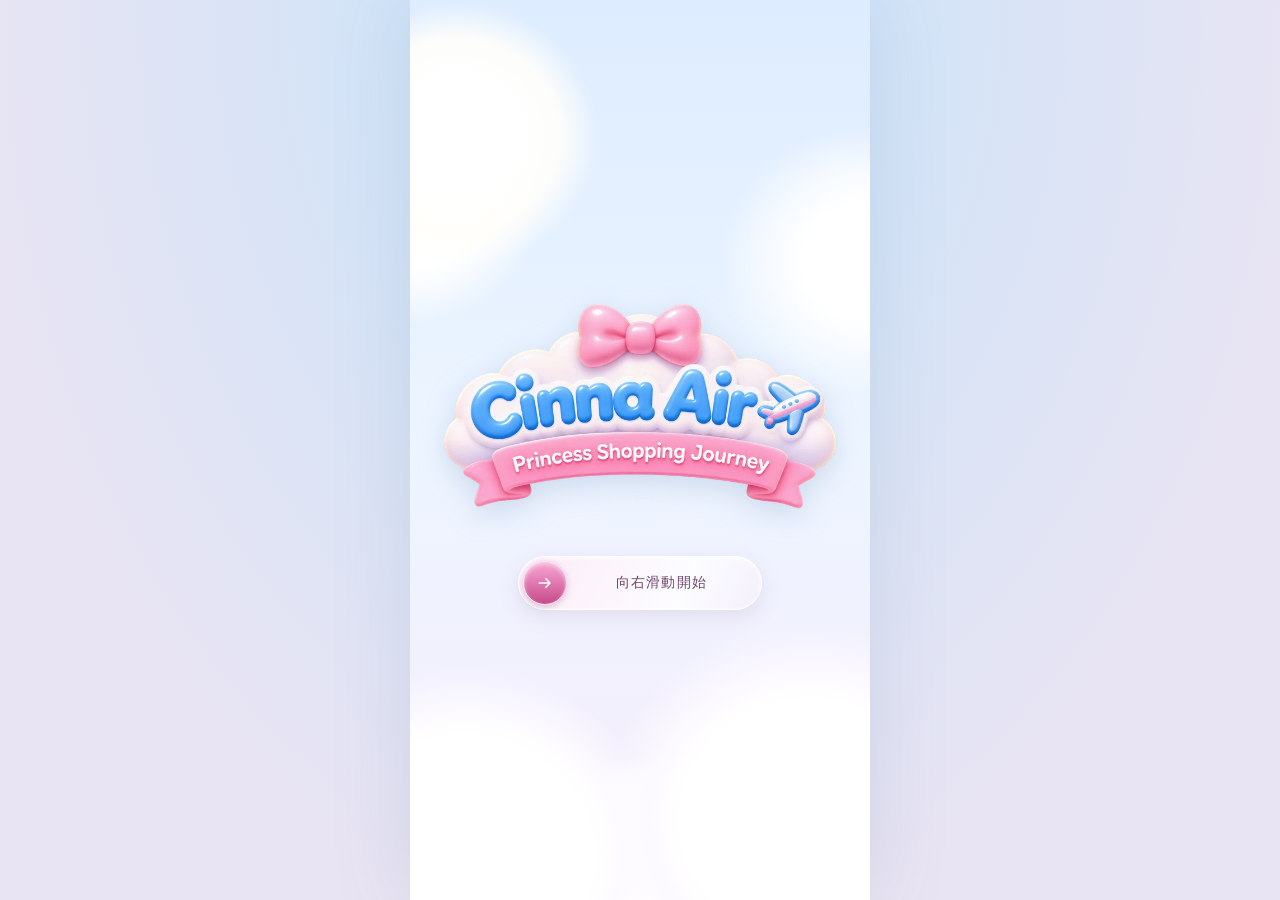
<file: index.html>
<!doctype html>
<html lang="zh-Hant-HK">
<head>
<meta charset="utf-8">
<meta name="viewport" content="width=device-width,initial-scale=1,viewport-fit=cover">
<meta name="theme-color" content="#bfdef5">
<title>Cinna Air — 整合版 V6</title>
<link rel="stylesheet" href="check-in.css">
<script defer src="check-in.js"></script>
</head>
<body>
<svg class="symbols" xmlns="http://www.w3.org/2000/svg" aria-hidden="true">
  <symbol id="plane" viewBox="0 0 24 24"><path fill="currentColor" d="M22 12a1.2 1.2 0 0 0-1.2-1.2h-6l-4.4-7H8.2l2.2 7H5.9L4 8.6H2.3L3.6 12l-1.3 3.4H4l2-2.2h4.4l-2.2 7h2.2l4.4-7h6A1.2 1.2 0 0 0 22 12Z"/></symbol>
  <symbol id="arrow" viewBox="0 0 24 24"><path d="M5 12h13m-5-5 5 5-5 5" fill="none" stroke="currentColor" stroke-width="1.7" stroke-linecap="round" stroke-linejoin="round"/></symbol>
  <symbol id="check" viewBox="0 0 24 24"><path d="m5 12 4.2 4.2L19 6.5" fill="none" stroke="currentColor" stroke-width="1.9" stroke-linecap="round" stroke-linejoin="round"/></symbol>
  <symbol id="ticket" viewBox="0 0 24 24"><path d="M3 6h18v4a2 2 0 0 0 0 4v4H3v-4a2 2 0 0 0 0-4V6Zm11 2v1m0 2.5v1m0 2.5v1" fill="none" stroke="currentColor" stroke-width="1.55" stroke-linecap="round" stroke-linejoin="round"/></symbol>
  <symbol id="passport" viewBox="0 0 24 24"><g fill="none" stroke="currentColor" stroke-width="1.55" stroke-linecap="round"><rect x="5.5" y="3.5" width="13" height="17" rx="2"/><circle cx="12" cy="10.5" r="3.2"/><path d="M9 10.5h6m-4.4 5.8h2.8"/></g></symbol>
  <symbol id="bag" viewBox="0 0 24 24"><g fill="none" stroke="currentColor" stroke-width="1.55" stroke-linejoin="round"><path d="M5.5 8h13l1 12h-15z"/><path d="M9 9V6a3 3 0 0 1 6 0v3"/></g></symbol>
  <symbol id="spark" viewBox="0 0 24 24"><path d="M12 2c1.4 6 3.5 8.4 10 10-6.5 1.6-8.6 4-10 10C10.6 16 8.5 13.6 2 12 8.5 10.4 10.6 8 12 2Z" fill="none" stroke="currentColor" stroke-width="1.5" stroke-linejoin="round"/></symbol>
  <symbol id="close" viewBox="0 0 24 24"><path d="m7 7 10 10M17 7 7 17" fill="none" stroke="currentColor" stroke-width="1.7" stroke-linecap="round"/></symbol>
</svg>
<main class="game" data-state="launch" data-scene="invitation" aria-labelledby="chapter-title">
  <header class="topbar">
    <div class="brand"><img src="assets/components/previews/hanging-logo-sign.webp" alt="Cinna Air" width="110" height="55"></div>
  </header>

  <h1 id="chapter-title" class="visually-hidden" tabindex="-1">Cinna Air · 公主購物之旅</h1>
  <section class="stage" data-stage aria-label="第一身旅程場景">
    <div class="scenery" aria-hidden="true"></div>
    <div class="swipe-cue" data-swipe-cue aria-hidden="true">
      <svg class="swipe-trail" viewBox="0 0 34 86" fill="none"><path d="m8 16 9-9 9 9m-18 13 9-9 9 9M17 42v29" stroke="currentColor" stroke-width="2.4" stroke-linecap="round" stroke-linejoin="round"/></svg>
      <span class="swipe-dot"></span>
    </div>
    <section class="invitation-stage" data-invitation aria-label="Cinna Air 邀請函">
      <img class="invitation-brand" src="assets/airport-express/previews/ride-title.webp" alt="Cinna Air · Princess Shopping Journey">
      <p class="invitation-teaser" data-teaser hidden>一場專屬嘅公主購物之旅<br>即將啟程 ♡</p>
      <div class="invitation-package" data-invitation-package hidden>
        <article class="invitation-letter" data-letter hidden>
          <span>Special Invitation</span>
          <h2 tabindex="-1">公主購物之旅</h2>
          <p class="invitation-route">HKG → ICN <strong data-flight-number>NAT818</strong></p>
          <ol>
            <li>揀 <strong data-flight-number>NAT818</strong>，交護照同簽名。完成報到即有 HK$600 購物金。</li>
            <li>登機後，30 秒內點按星星同蝴蝶結，賺技巧獎金。</li>
            <li>到首爾後揀一個行李箱，揭曉幸運獎金。</li>
          </ol>
        </article>
        <div class="envelope" aria-hidden="true"><i class="envelope-flap"></i></div>
      </div>
      <div class="launch-slider" data-launch>
        <span class="launch-label" aria-hidden="true">向右滑動開始</span>
        <button class="launch-thumb" type="button" data-launch-thumb aria-label="開始旅程">
          <svg viewBox="0 0 24 24" aria-hidden="true"><path d="M5 12h13m-5-5 5 5-5 5" fill="none" stroke="currentColor" stroke-width="1.8" stroke-linecap="round" stroke-linejoin="round"/></svg>
        </button>
      </div>
      <button class="journey-button" type="button" data-open-letter hidden>打開邀請函 ♡</button>
      <button class="journey-button" type="button" data-accept-invitation hidden>收下邀請</button>
    </section>

    <button class="journey-button travel-action" type="button" data-travel hidden></button>
    <section class="departures glass" data-departures aria-labelledby="departures-title" hidden>
      <h2 id="departures-title"><svg aria-hidden="true"><use href="#plane"/></svg> Cinna Air Departures</h2>
      <p id="departure-help">左右滑動翻頁，再點選邀請函上嘅航班。</p>
      <div class="departure-list" data-flight-slide aria-describedby="departure-help">
        <div class="departure-head" aria-hidden="true"><span>Flight</span><span>To</span><span>Counter</span></div>
        <div class="departure-rows" data-flight-rows>
          <button class="departure-row" type="button" data-flight-row aria-pressed="false"><span></span><span></span><span></span></button>
          <button class="departure-row" type="button" data-flight-row aria-pressed="false"><span></span><span></span><span></span></button>
          <button class="departure-row" type="button" data-flight-row aria-pressed="false"><span></span><span></span><span></span></button>
          <button class="departure-row" type="button" data-flight-row aria-pressed="false"><span></span><span></span><span></span></button>
          <button class="departure-row" type="button" data-flight-row aria-pressed="false"><span></span><span></span><span></span></button>
        </div>
      </div>
      <div class="departure-pages" aria-label="航班頁數">
        <button type="button" data-previous-flight aria-label="上一頁航班">←</button>
        <span aria-live="polite" data-flight-page></span>
        <button type="button" data-next-flight aria-label="下一頁航班">→</button>
      </div>
      <button class="journey-button departure-confirm" type="button" data-pick-flight disabled>確認航班</button>
      <p class="departure-feedback" role="status" data-flight-feedback></p>
    </section>

    <div class="checkin-layout">
      <img class="checkin-balloons" src="assets/components/png/balloons.png" alt="">
      <div class="counter-staff" data-counter-staff hidden>
        <picture>
          <source media="(prefers-reduced-motion: no-preference)" data-clerk-blink>
          <img src="assets/components/png/ground-staff-cinnamoroll.png" alt="玉桂狗地勤迎賓" draggable="false">
        </picture>
      </div>
      <img class="checkin-counter" src="assets/components/png/checkin-counter.png" alt="">
      <section class="flight-board" aria-label="航班資料">
        <img class="flight-board-art" src="assets/components/png/flight-info-board.png" alt="">
        <dl class="route-chip">
          <div><dt>航班</dt><dd data-flight-number>NAT818</dd></div>
          <div><dt>目的地</dt><dd>首爾 ICN</dd></div>
          <div><dt>起飛（香港）</dt><dd><time data-flight-departure></time></dd></div>
          <div><dt>狀態</dt><dd data-flight-status>報到中</dd></div>
        </dl>
        <button class="route-trigger" type="button" data-open-flight aria-label="查閱登機證" aria-haspopup="dialog" hidden></button>
      </section>
      <img class="checkin-logo" src="assets/components/png/hanging-logo-sign.png" alt="Cinna Air">
      <div class="checkin-sky" aria-hidden="true"></div>
      <aside class="clerk-greeting glass" data-greeting hidden>
        <p><strong>歡迎登機 ♡</strong><br>請出示你嘅護照～</p>
        <button class="journey-button" type="button" data-ready-passport>出示護照</button>
      </aside>
      <div class="drop" data-drop aria-hidden="true"><span>放低護照</span></div>
      <div class="passport" data-passport role="button" tabindex="0" aria-label="拖曳護照到櫃檯，或按 Enter 交護照" hidden>
        <img src="assets/passport.png" alt="" draggable="false">
      </div>
      <div class="checkin-queue" aria-hidden="true">
        <img class="checkin-rope-shadow" src="assets/components/svg/checkin-rope-shadow.svg" alt="" width="97" height="49">
        <img class="checkin-rope" src="assets/components/png/checkin-rope-barrier.png" alt="">
      </div>
    </div>
    <div class="ticket-machine" data-machine hidden>
      <div class="machine-slot" aria-hidden="true"></div>
      <div class="printed-ticket" data-printed-ticket role="button" tabindex="0" aria-label="下拉登機證，或按 Enter 領取">
        <span class="ticket-brand">Cinna Air</span>
        <span>HKG <span aria-hidden="true">→</span> ICN</span>
        <small><span data-passenger-name>Natalie</span> · <span data-flight-number>NAT818</span> · A07 · 2A</small>
      </div>
    </div>
    <div class="completion-banner glass" data-completion hidden>
      <span class="completion-icon" aria-hidden="true"><svg><use href="#check"/></svg></span>
      <div><strong>報到完成</strong><span>+HK$600 基本購物金</span>
        <button class="journey-button" type="button" data-board-plane>進入飛機</button>
      </div>
    </div>
    <button class="window-spot" data-window type="button" aria-label="點按飛機窗開始挑戰" hidden><svg aria-hidden="true"><use href="#spark"/></svg></button>
    <div class="cabin-hud glass" data-cabin-hud hidden>
      <span><small>剩餘時間</small><strong data-time>30秒</strong></span>
      <span><small>已收集</small><strong data-catches>0</strong></span>
    </div>
    <div class="cabin-targets" data-cabin-targets hidden>
      <button class="sky-target" type="button" data-target aria-label="收集蝴蝶結或星星" hidden><img alt=""></button>
    </div>
    <div class="baggage-picker" role="group" aria-label="選擇一個行李箱" data-baggage hidden>
      <button class="bag-choice" type="button" data-bag="1" aria-label="選擇粉紅行李箱"><img src="assets/journey/suitcase.webp" alt=""><span>粉紅</span></button>
      <button class="bag-choice" type="button" data-bag="2" aria-label="選擇粉藍行李箱"><img src="assets/journey/suitcase.webp" alt=""><span>粉藍</span></button>
      <button class="bag-choice" type="button" data-bag="3" aria-label="選擇香芋紫行李箱"><img src="assets/journey/suitcase.webp" alt=""><span>香芋紫</span></button>
    </div>
    <aside class="shopping-pass glass" data-result aria-labelledby="shopping-title" hidden>
      <p>Princess Shopping Pass</p>
      <h2 id="shopping-title">Natalie 嘅購物金</h2>
      <strong class="shopping-total" data-total></strong>
      <dl><div><dt>報到基本購物金</dt><dd data-base></dd></div><div><dt>機艙技巧獎金</dt><dd data-flight-bonus></dd></div><div><dt>行李幸運獎金</dt><dd data-lucky-bonus></dd></div></dl>
    </aside>
  </section>

  <button class="invitation-pocket glass" type="button" data-invitation-pocket aria-label="打開邀請口袋" aria-haspopup="dialog" disabled hidden>
    <svg viewBox="0 0 32 32" fill="none" aria-hidden="true">
      <g class="pocket-letter" stroke="currentColor" stroke-width="1.5">
        <rect x="9.5" y="4.5" width="13" height="15" rx="2" fill="#fff8fc"/>
        <path d="m10.5 6 5.5 4.5L21.5 6"/>
      </g>
      <path d="M5 12.5h22v7.8c0 2.2-1 3.7-3 4.9L16 29l-8-3.8c-2-1.2-3-2.7-3-4.9z" fill="#f7d5e9" stroke="currentColor" stroke-width="1.5" stroke-linejoin="round"/>
      <path d="M8.5 15.6h15" stroke="currentColor" stroke-width="1.2" stroke-linecap="round" stroke-dasharray="2 2"/>
    </svg>
  </button>
  <dialog class="invitation-pocket-dialog" data-invitation-dialog aria-label="已收下嘅邀請卡">
    <button class="close glass" type="button" data-close-invitation aria-label="關閉邀請卡"><svg aria-hidden="true"><use href="#close"/></svg></button>
  </dialog>

  <dialog class="sheet flight-sheet signature-sheet glass" data-signature aria-labelledby="signature-title">
    <p lang="en">Cinna Air · Arrival Card</p>
    <h2 id="signature-title">旅客入境資料卡</h2>
    <dl class="arrival-flight">
      <div><dt>航班 Flight</dt><dd data-flight-number>NAT818</dd></div>
      <div><dt>目的地 Destination</dt><dd>首爾 ICN</dd></div>
    </dl>
    <form class="arrival-details" data-arrival-details>
      <label class="signature-label">護照姓名 <small lang="en">Full name as shown on passport</small>
        <input type="text" name="passenger" data-passenger-input maxlength="60" required autocomplete="off">
      </label>
      <label class="signature-label">入境目的 <small lang="en">Purpose of visit</small>
        <span class="arrival-select">
          <select name="purpose" required>
            <option value="">請選擇</option>
            <option value="holiday">旅遊 Holiday</option>
            <option value="shopping-for-husband">買野俾老公 Weeee</option>
            <option value="business">商務 Business</option>
            <option value="transit">過境 Transit</option>
            <option value="other">其他 Other</option>
          </select>
        </span>
      </label>
      <button class="journey-button" type="submit">下一步：簽名</button>
    </form>
    <section class="arrival-signature" data-signature-fields hidden>
      <h3>旅客簽名 <small lang="en">Traveller signature</small></h3>
      <p>確認所填資料後，請在下方簽名。</p>
      <canvas width="720" height="240" data-signature-pad aria-label="用手指或滑鼠在此簽名"></canvas>
      <div class="signature-actions">
        <button type="button" class="signature-clear" data-edit-details>返回資料</button>
        <button type="button" class="signature-clear" data-clear-signature>清除</button>
        <button type="button" class="journey-button" data-confirm-signature disabled>確認簽名</button>
      </div>
    </section>
  </dialog>

  <dialog class="sheet glass" id="boarding-dialog" data-boarding aria-labelledby="boarding-title">
    <div class="sheet-heading">
      <div><p class="issued-label"><svg aria-hidden="true"><use href="#check"/></svg>報到完成</p><h2 id="boarding-title">登機證</h2></div>
      <button class="close glass" type="button" data-close aria-label="關閉登機證"><svg aria-hidden="true"><use href="#close"/></svg></button>
    </div>
    <article class="pass" aria-label="旅客登機證">
      <div class="pass-brand">Cinna Air <svg aria-hidden="true"><use href="#plane"/></svg></div>
      <div class="route" role="group" data-route-summary>
        <div class="airport"><strong data-route="from"></strong><span data-route="fromCity"></span></div>
        <div class="flight-line" aria-hidden="true"><span><svg><use href="#plane"/></svg></span></div>
        <div class="airport"><strong data-route="to"></strong><span data-route="toCity"></span></div>
      </div>
      <dl class="pass-details">
        <div><dt>旅客</dt><dd data-passenger-name>Natalie</dd></div><div><dt>航班</dt><dd data-flight-number>NAT818</dd></div><div><dt>登機閘口</dt><dd>A07</dd></div><div><dt>座位</dt><dd>2A</dd></div><div><dt>艙等</dt><dd>公主艙</dd></div>
      </dl>
      <div class="stub" aria-hidden="true"><i></i></div>
    </article>
  </dialog>
</main>
</body>
</html>
</file>
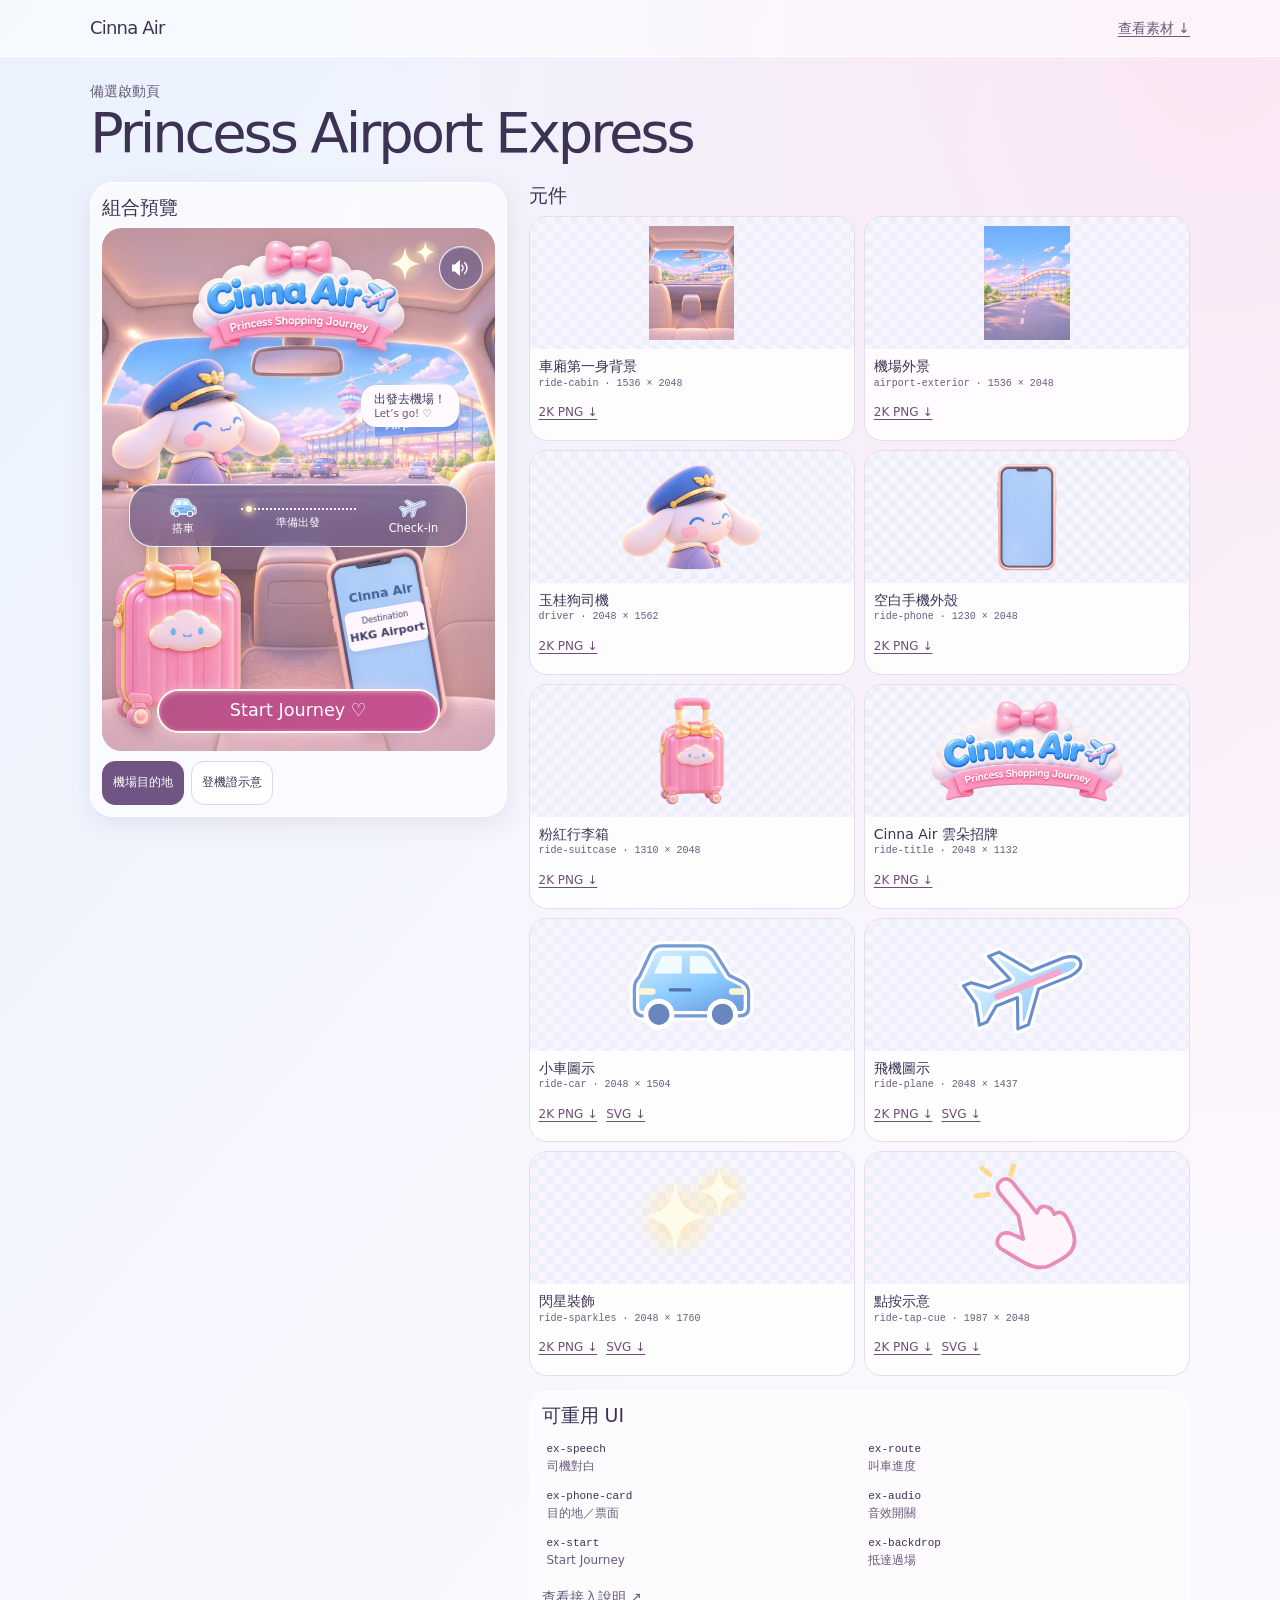
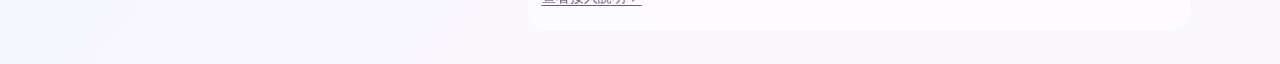
<file: airport-express.html>
<!doctype html>
<html lang="zh-Hant-HK">
<head>
<meta charset="utf-8">
<meta name="viewport" content="width=device-width,initial-scale=1">
<meta name="theme-color" content="#f9f1fe">
<title>Cinna Air · Princess Airport Express 備選</title>
<link rel="stylesheet" href="airport-express.css">
<script defer src="airport-express-assets.js"></script>
<script defer src="airport-express.js"></script>
</head>
<body class="express-gallery">
<header class="express-mast"><div><span>Cinna Air</span><a href="#express-assets">查看素材 ↓</a></div></header>
<main class="express-shell">
  <header class="express-heading"><p>備選啟動頁</p><h1>Princess Airport Express</h1></header>
  <div class="express-layout">
    <section class="express-demo" aria-labelledby="preview-title">
      <h2 id="preview-title">組合預覽</h2>
      <div class="express-stage" data-express data-state="ready">
        <div class="ex-backdrop" aria-hidden="true"></div>
        <img class="ex-title" src="assets/airport-express/previews/ride-title.webp" alt="Cinna Air · Princess Shopping Journey">
        <img class="ex-title-sparkles" src="assets/airport-express/svg/ride-sparkles.svg" alt="">
        <button type="button" class="ex-audio ex-glass" data-audio aria-label="預覽音效" aria-pressed="true">
          <svg viewBox="0 0 24 24" fill="none" stroke="currentColor" stroke-width="1.6" aria-hidden="true"><path d="M10 5 5.5 9H3v6h2.5l4.5 4z" fill="currentColor"/><path class="ex-waves" d="M13 9a4.3 4.3 0 0 1 0 6m3-9a8.5 8.5 0 0 1 0 12" stroke-linecap="round"/><path class="ex-muted" d="m14 10 5 5m0-5-5 5" stroke-linecap="round"/></svg>
        </button>
        <img class="ex-driver" src="assets/airport-express/png/driver.png" alt="戴住藍帽嘅玉桂狗司機">
        <div class="ex-speech" role="status"><strong data-speech>出發去機場！</strong><span data-speech-extra>Let’s go! ♡</span></div>
        <div class="ex-route ex-glass" aria-label="搭車前往機場再辦理報到">
          <div><img src="assets/airport-express/svg/ride-car.svg" alt=""><span>搭車</span></div>
          <div class="ex-route-center"><span class="ex-rail" aria-hidden="true"><i></i></span><span data-ride-status>準備出發</span></div>
          <div><img src="assets/airport-express/svg/ride-plane.svg" alt=""><span>Check-in</span></div>
        </div>
        <img class="ex-luggage" src="assets/airport-express/previews/ride-suitcase.webp" alt="" aria-hidden="true">
        <div class="ex-phone" data-phone data-mode="destination">
          <img src="assets/airport-express/previews/ride-phone.webp" alt="" aria-hidden="true">
          <div class="ex-phone-content">
            <span>Cinna Air</span>
            <div class="ex-phone-card ex-destination"><small>Destination</small><strong>HKG Airport</strong></div>
            <div class="ex-phone-card ex-ticket"><small>BOARDING PASS</small><strong>HKG → ICN</strong><i aria-hidden="true"></i></div>
          </div>
        </div>
        <button class="ex-start" type="button" data-start>Start Journey ♡</button>
      </div>
      <div class="express-modes" aria-label="手機內容">
        <button type="button" data-mode-choice="destination" aria-pressed="true">機場目的地</button>
        <button type="button" data-mode-choice="ticket" aria-pressed="false">登機證示意</button>
      </div>
    </section>
    <section id="express-assets" aria-labelledby="asset-title">
      <h2 id="asset-title">元件</h2>
      <div class="express-grid" data-art-assets></div>
      <section class="express-ui" aria-labelledby="ui-title">
        <h2 id="ui-title">可重用 UI</h2>
        <div class="express-ui-list">
          <p><code>ex-speech</code><span>司機對白</span></p>
          <p><code>ex-route</code><span>叫車進度</span></p>
          <p><code>ex-phone-card</code><span>目的地／票面</span></p>
          <p><code>ex-audio</code><span>音效開關</span></p>
          <p><code>ex-start</code><span>Start Journey</span></p>
          <p><code>ex-backdrop</code><span>抵達過場</span></p>
        </div>
        <a class="express-guide" href="AIRPORT-EXPRESS.md">查看接入說明 ↗</a>
      </section>
    </section>
  </div>
</main>
</body>
</html>
</file>
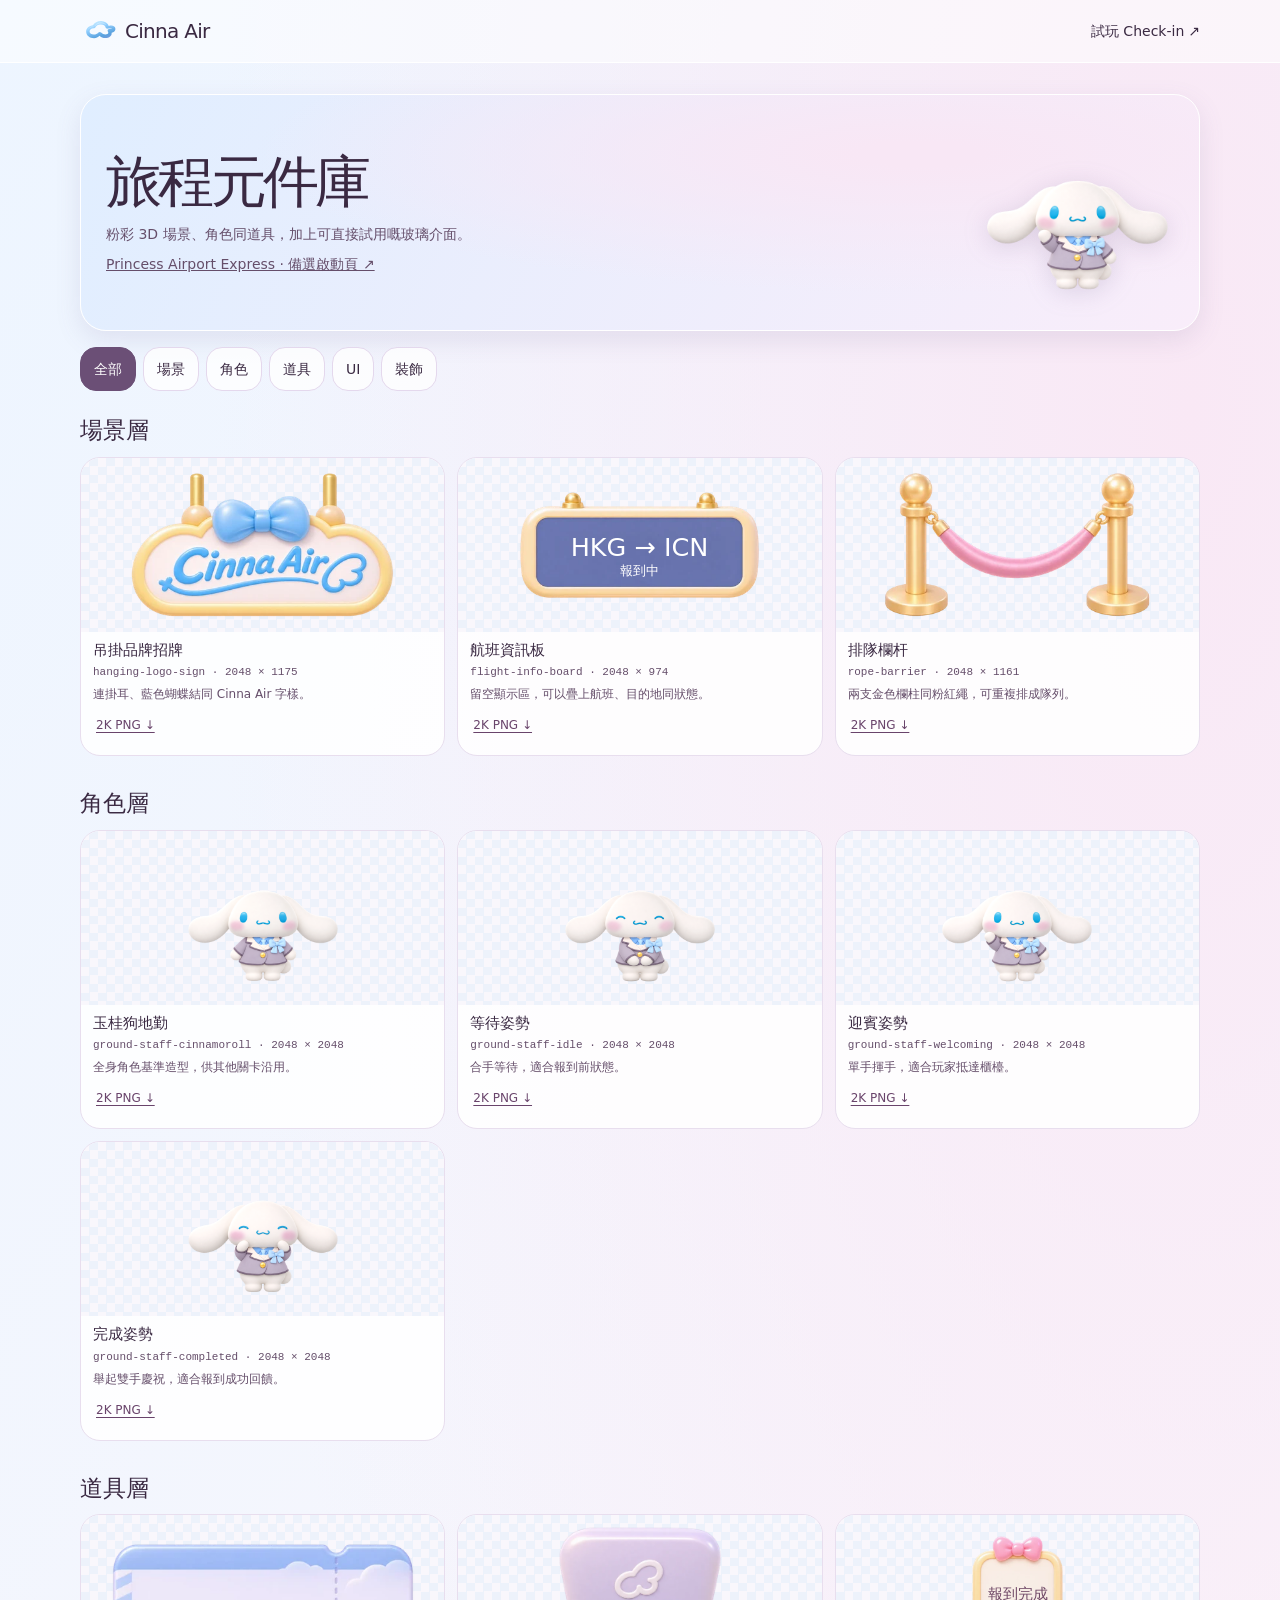
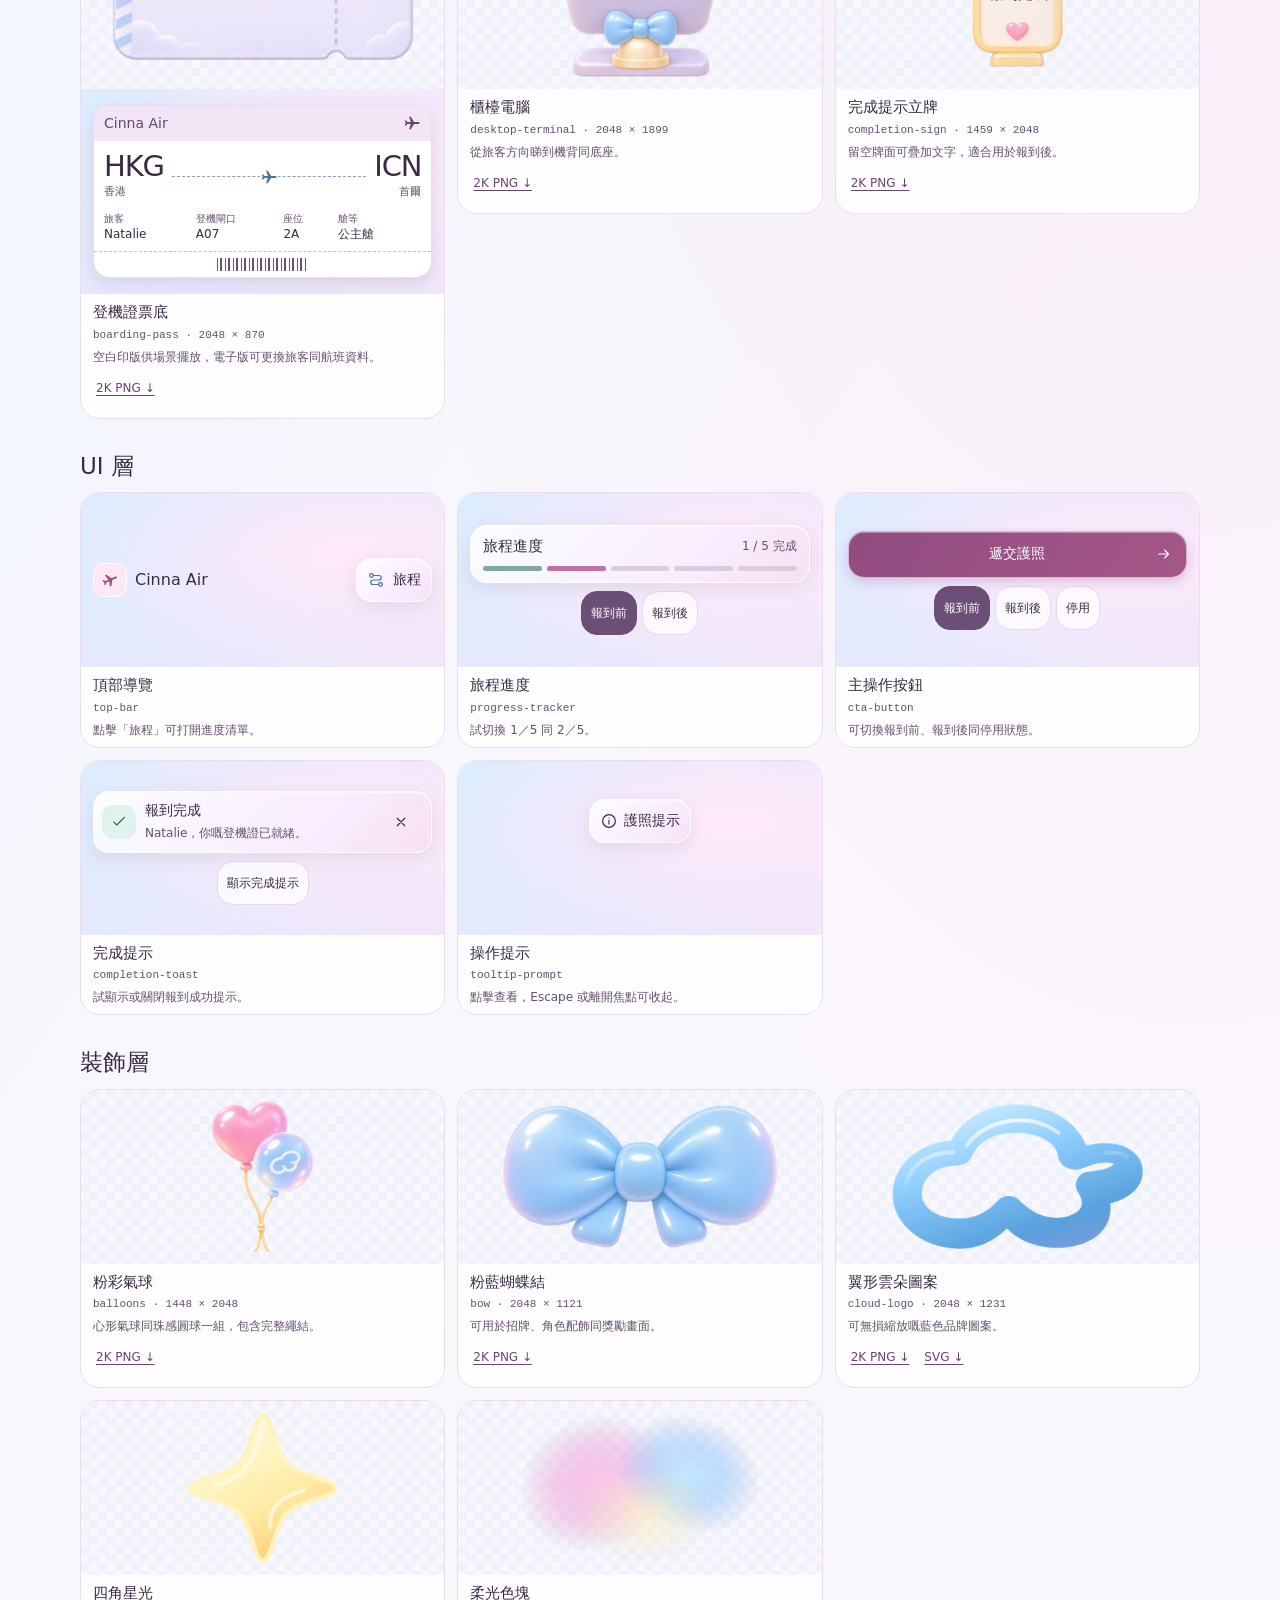
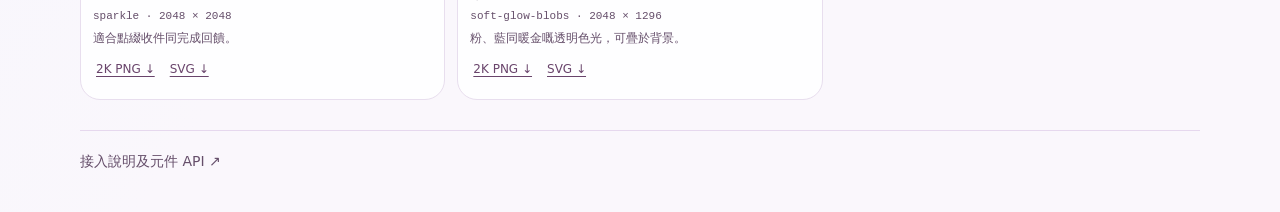
<file: components.html>
<!doctype html>
<html lang="zh-Hant-HK">
<head>
<meta charset="utf-8">
<meta name="viewport" content="width=device-width,initial-scale=1">
<meta name="theme-color" content="#eff5ff">
<title>Cinna Air · 旅程元件庫</title>
<link rel="stylesheet" href="component-kit.css">
<link rel="stylesheet" href="component-gallery.css">
<script defer src="component-kit.js"></script>
<script defer src="component-assets.js"></script>
<script defer src="component-gallery.js"></script>
</head>
<body>
<header class="masthead"><div class="mast-inner"><div class="wordmark"><img src="assets/components/svg/cloud-logo.svg" alt=""> Cinna Air</div><a href="index.html">試玩 Check-in <span aria-hidden="true">↗</span></a></div></header>
<main class="gallery-shell">
  <header class="intro">
    <div>
      <h1>旅程元件庫</h1>
      <p>粉彩 3D 場景、角色同道具，加上可直接試用嘅玻璃介面。</p>
      <p><a href="airport-express.html">Princess Airport Express · 備選啟動頁 ↗</a></p>
    </div>
    <img src="assets/components/png/ground-staff-welcoming.png" alt="" width="193" height="130">
  </header>
  <nav class="filters" aria-label="元件分類">
    <button type="button" data-category="all" aria-pressed="true">全部</button>
    <button type="button" data-category="scene" aria-pressed="false">場景</button>
    <button type="button" data-category="character" aria-pressed="false">角色</button>
    <button type="button" data-category="prop" aria-pressed="false">道具</button>
    <button type="button" data-category="ui" aria-pressed="false">UI</button>
    <button type="button" data-category="decoration" aria-pressed="false">裝飾</button>
  </nav>
  <div id="component-sections"></div>
  <footer class="gallery-footer"><a href="COMPONENTS.md">接入說明及元件 API ↗</a></footer>
</main>
<dialog class="gallery-dialog" id="journey-demo" aria-labelledby="journey-heading">
  <form method="dialog"><h2 id="journey-heading">旅程進度</h2><button type="submit" aria-label="關閉旅程">×</button></form>
  <ol><li>旅行邀請 <span>已完成</span></li><li>機場報到 <span>進行中</span></li><li>登機與飛行</li><li>抵達首爾</li><li>領取行李及獎勵</li></ol>
</dialog>
<dialog class="gallery-dialog" id="boarding-demo" aria-labelledby="boarding-heading">
  <form method="dialog"><h2 id="boarding-heading">登機證</h2><button type="submit" aria-label="關閉登機證">×</button></form>
  <div data-pass-demo></div>
</dialog>
</body>
</html>
</file>
<file: check-in.css>
@font-face {
  font-family: "Zen Maru Gothic";
  src: url("assets/fonts/ZenMaruGothic-Regular.ttf") format("truetype");
  font-weight: 400;
  font-display: swap;
}
@font-face {
  font-family: "Zen Maru Gothic";
  src: url("assets/fonts/ZenMaruGothic-Medium.ttf") format("truetype");
  font-weight: 500;
  font-display: swap;
}
@font-face {
  font-family: "Zen Maru Gothic";
  src: url("assets/fonts/ZenMaruGothic-Bold.ttf") format("truetype");
  font-weight: 700;
  font-display: swap;
}

:root {
  --ink: #3a2942;
  --muted: #654e6a;
  --blue: #4c72a0;
  --glass: #fff9fcea;
  --border: #fff9;
  --focus: #644574;
  --finished: #386c65;
  --ease: cubic-bezier(.2,.75,.28,1);
  font-family: "Avenir Next", "PingFang HK", "Noto Sans TC", system-ui, sans-serif;
  font-weight: 400;
  color: var(--ink);
}
* { box-sizing: border-box; }
body { margin: 0; background: radial-gradient(ellipse at top,#c5e4fa,#e8e4f3 74%); }
[hidden] { display: none !important; }
.symbols { position: absolute; width: 0; height: 0; overflow: hidden; }
button { font: inherit; color: inherit; cursor: pointer; -webkit-tap-highlight-color: transparent; }
button:focus-visible { outline: 2px solid var(--focus); outline-offset: 4px; }
svg { display: block; width: 20px; height: 20px; flex: none; }
h1, h2, p, dl, dd { margin: 0; }
strong { font-weight: 500; }
.game :is(h1, h2, h3) {
  font-family: "Zen Maru Gothic", "PingFang HK", "Noto Sans TC", system-ui, sans-serif;
}

.game {
  position: relative; isolation: isolate; overflow: hidden;
  display: flex; flex-direction: column; gap: 11px;
  width: min(100%, 460px); min-height: max(100dvh, 530px); margin-inline: auto;
  padding: max(10px, env(safe-area-inset-top)) 16px max(12px, env(safe-area-inset-bottom));
  box-shadow: 0 0 75px #55759726;
}
.stage { position: absolute; inset: 0; z-index: -1; isolation: isolate; overflow: hidden; container-type: size; }
.scenery {
  position: absolute; inset: 0; z-index: -1;
  background: linear-gradient(180deg,#e5f3ff50,transparent 30%,transparent 75%,#eee3f68d),
              var(--scene-image, url("assets/journey/entrance.webp")) center / cover no-repeat, #cde5f6;
}
[data-scene="counter"] .scenery {
  background: url("assets/components/png/checkin-bg.png") center / cover no-repeat, #fff;
  filter: blur(2px);
}
[data-scene="entrance"] { --scene-image: url("assets/journey/entrance.webp"); }
[data-scene="cabin"] { --scene-image: url("assets/journey/cabin.webp"); }
[data-scene="baggage"] { --scene-image: url("assets/journey/baggage.webp"); }
:is([data-state="approach"],[data-state="entry"],[data-state="cabinDone"],[data-state="result"]) .stage { touch-action: none; }
[data-moving] .scenery { animation: advance 540ms var(--ease) both; }
@keyframes advance { to { scale: 1.19; filter: blur(5px); opacity: .63; } }
.glass {
  border: 1px solid var(--border);
  background-color: var(--glass);
  background-image: linear-gradient(135deg,#ffffff98,#f8f5ff0a 65%,#fbe4f44d);
  box-shadow: inset 0 1px 0 #fff8, 0 5px 22px #54486718;
}
@supports ((backdrop-filter: blur(1px)) or (-webkit-backdrop-filter: blur(1px))) {
  .glass {
    background-color: #fff9fcb1;
    -webkit-backdrop-filter: blur(19px) saturate(128%);
    backdrop-filter: blur(19px) saturate(128%);
  }
}
.topbar { display: grid; justify-items: center; }
.brand { height: clamp(69px,15vh,108px); }
.brand img { display: block; width: clamp(142px,49vw,202px); height: 100%; object-fit: contain; }
.visually-hidden { position: absolute; height: 1px; width: 1px; margin: -1px; padding: 0; overflow: hidden; clip-path: inset(50%); white-space: nowrap; }
[data-scene="counter"] .topbar { display: none; }
.checkin-layout { display: none; }
[data-scene="counter"] .checkin-layout {
  display: grid; position: absolute; top: 50%; inset-inline: 0; translate: 0 -50%;
  height: min(100%, calc(100cqw * 956 / 440));
  grid-template-columns: 1fr min(100%, calc(100cqh * 440 / 956)) 1fr;
  overflow: hidden;
}
/* Scale each layer from its bounds on the 440 × 956 Figma frame. */
.checkin-layout > * { --unit: min(calc(100cqw / 440), calc(100cqh / 956)); position: absolute; }
.checkin-layout > :not(:is(.checkin-counter,.checkin-sky,.checkin-queue,.checkin-balloons)) { grid-column: 2 / 3; }
.checkin-layout > img,
.checkin-sky,
.checkin-queue,
.counter-staff { pointer-events: none; }
.checkin-layout img { display: block; object-fit: cover; }
.checkin-balloons {
  right: 4%; top: calc(250 * var(--unit));
  width: calc(206 * var(--unit)); height: auto;
  animation: checkin-balloon-float 5s ease-in-out infinite alternate;
}
@keyframes checkin-balloon-float {
  to { transform: translateY(calc(-16 * var(--unit))); }
}
.counter-staff {
  left: calc(9 * var(--unit)); top: calc(204 * var(--unit));
  width: calc(422 * var(--unit)); aspect-ratio: 1;
}
.counter-staff picture { display: block; height: 100%; }
.counter-staff img { width: 100%; height: 100%; }
.checkin-layout > .checkin-counter {
  --counter-height: calc(100cqw * 539 / 941);
  /* Keep the countertop at the character's waist as the artwork scales with stage width. */
  left: 0; top: calc(540 * var(--unit) - var(--counter-height) / 3);
  width: 100%; height: auto;
  filter: drop-shadow(0 calc(3 * var(--unit)) calc(5 * var(--unit)) #b1aac9);
}
.flight-board {
  left: calc(92 * var(--unit)); top: calc(213 * var(--unit));
  width: calc(256 * var(--unit)); height: calc(122 * var(--unit));
}
.flight-board-art { width: 100%; height: 100%; pointer-events: none; }
.checkin-logo { top: 0; left: 0; width: 100%; height: calc(252 * var(--unit)); }
.checkin-sky {
  top: 0; left: 0; width: 100%; height: calc(82 * var(--unit));
  background: linear-gradient(180deg,#82bafc 18.902%,#82bafc00);
}
.checkin-queue {
  z-index: 1; left: max(4px,2%); bottom: calc(161 * var(--unit));
  width: min(58%,calc(276 * var(--unit))); aspect-ratio: 352 / 199;
}
.checkin-rope-shadow { position: absolute; left: 72%; top: 76%; width: 27.5%; height: auto; }
.checkin-rope { position: relative; width: 100%; height: auto; }
.route-chip {
  position: absolute; inset: 30% 10% 12%; display: grid;
  grid-template-columns: repeat(2,minmax(0,1fr)); place-content: center;
  gap: calc(3 * var(--unit)) 5px; text-align: center; color: #fff; line-height: 1.05;
}
.route-chip dt { color: #e6edff; font-size: clamp(8px,calc(11 * var(--unit)),11px); }
.route-chip dd {
  margin-top: 1px; font-size: clamp(10px,calc(16 * var(--unit)),16px);
  font-weight: 650; white-space: nowrap; font-variant-numeric: tabular-nums;
}
.route-trigger { position: absolute; inset: 16% 3% 3%; padding: 0; background: transparent; border: 0; border-radius: 17px; }
.route-trigger:not([hidden]) { cursor: zoom-in; box-shadow: 0 0 17px #edb6ef; }
.swipe-cue {
  position: absolute; z-index: 1; top: 73%; left: 50%; translate: -50% -50%; width: 48px; height: 103px;
  border: 1px solid #fff9; border-radius: 28px; display: grid; place-items: center; pointer-events: none;
  background: #ffffff62; color: #674674; box-shadow: 0 3px 18px #76569129;
}
.swipe-trail { width: 32px; height: 82px; }
.swipe-dot {
  position: absolute; top: 68%; left: 50%; translate: -50% -50%; width: 17px; height: 17px;
  background: #fff8ff; border: 2px solid #ba77a9; border-radius: 50%;
  box-shadow: 0 0 8px #d49ac4; animation: swipe-preview 1.65s ease-in-out infinite;
}
@keyframes swipe-preview {
  0% { transform: translateY(10px); opacity: 0; }
  18% { opacity: 1; }
  70% { transform: translateY(-49px); opacity: 1; }
  90%,100% { transform: translateY(-49px); opacity: 0; }
}
[data-moving] .swipe-cue { opacity: 0; }
[data-state="result"] .swipe-cue { top: 80%; scale: .75; }
.route { display: grid; grid-template-columns: auto minmax(35px,1fr) auto; align-items: center; gap: 14px; }
.airport { display: grid; gap: 1px; }
.airport:last-child { text-align: right; }
.airport strong { font-size: 32px; font-weight: 300; line-height: 1; letter-spacing: -.055em; }
.airport span { color: var(--muted); font-size: 12px; }
.flight-line { position: relative; display: grid; place-items: center; }
.flight-line::before { content: ""; position: absolute; inset-inline: 0; top: 50%; border-top: 1px dashed #718aab; }
.flight-line > span { position: relative; width: 32px; height: 32px; display: grid; place-items: center; border-radius: 50%; background: #ffffffcf; color: var(--blue); }
.flight-line svg { width: 16px; height: 16px; }
.passport {
  z-index: 2; left: calc(43 * var(--unit)); top: calc(662 * var(--unit));
  width: calc(354 * var(--unit)); height: calc(434 * var(--unit));
  touch-action: none; cursor: grab;
}
.passport img { width: 100%; height: 100%; pointer-events: none; user-select: none; transition: transform 150ms var(--ease); }
.passport[data-dragging] { z-index: 4; transform: translate3d(var(--x),var(--y),0); cursor: grabbing; }
.passport[data-dragging] img { transform: perspective(480px) translateZ(-26px) rotateX(var(--pitch)) rotateY(var(--yaw)) rotateZ(-5deg) scale(.63); filter: drop-shadow(8px 14px 11px #65436a7c); }
.drop { z-index: 2; inset: 55% 24% 34%; border: 2px dashed #9b668e; border-radius: 16px; background: #fff2faca; opacity: 0; visibility: hidden; pointer-events: none; }
.drop span { position: absolute; top: 50%; right: -4px; transform: translate(100%,-50%); border-radius: 9px; padding: 4px 6px; color: #583d5a; background: #fff7fc; font-size: 10px; white-space: nowrap; }
.stage[data-dragging] .drop { opacity: 1; visibility: visible; }
.drop[data-over] { border-style: solid; border-color: #5c9783; background: #eefff5bb; }
.sheet { position: fixed; inset: auto 0 0; width: min(100%,460px); max-width: none; max-height: 88dvh; overflow: auto; margin: 0 auto; padding: 18px 16px max(15px, env(safe-area-inset-bottom)); border-radius: 26px 26px 0 0; color: var(--ink); background-color: #fff7fcee; }
.sheet[open] { animation: appear 230ms var(--ease) both; }
.sheet::backdrop { background: #35304e55; backdrop-filter: blur(3px); }
@keyframes appear { from { opacity: 0; transform: translateY(16px); } }
.sheet-heading { display: flex; justify-content: space-between; align-items: flex-start; gap: 10px; margin-bottom: 11px; }
.sheet h2 { font-size: 27px; line-height: 1.14; font-weight: 400; letter-spacing: -.04em; }
.close { width: 44px; height: 44px; display: grid; place-items: center; border-radius: 13px; }
.issued-label { display: flex; align-items: center; gap: 4px; margin-bottom: 3px; font-size: 12px; color: var(--finished); }
.issued-label svg { width: 15px; height: 15px; }
.pass { border: 1px solid #e5dceb; border-radius: 17px; overflow: hidden; background: #fff; box-shadow: 0 5px 13px #49305514; }
.pass-brand { display: flex; justify-content: space-between; align-items: center; padding: 9px 13px; background: #f0e5f4; color: #664165; font-size: 15px; }
.pass-brand svg { width: 16px; height: 16px; transform: rotate(-23deg); }
.pass .route { padding: 12px 14px 9px; }
.pass-details { display: grid; grid-template-columns: 1.3fr 1.05fr .9fr .55fr .75fr; gap: 5px; padding: 3px 14px 10px; }
.pass-details dt { color: var(--muted); font-size: 10px; }
.pass-details dd { font-size: 13px; margin-top: 2px; overflow-wrap: anywhere; }
.stub { display: grid; place-items: center; padding: 9px; border-top: 1px dashed #cfbdd6; }
.stub i { width: 117px; height: 16px; background: repeating-linear-gradient(90deg,#63516d 0 1px,transparent 1px 3px,#63516d 3px 5px,transparent 5px 7px,#63516d 7px 8px,transparent 8px 12px); }
@media (max-height: 690px) {
  .game { gap: 7px; padding-top: max(6px, env(safe-area-inset-top)); padding-bottom: max(8px, env(safe-area-inset-bottom)); }
  .reward { padding-top: 4px; }
}
@media (max-width: 340px) {
  .game { padding-inline: 11px; }
  .reward small { font-size: 9px; }
}
@media (prefers-reduced-motion: reduce) {
  .game *, .game *::before, .game *::after { animation: none !important; }
  .passport[data-dragging] img { transform: scale(.63); transition: none; }
}

.flight-sheet { inset: 0; height: fit-content; width: min(100% - 32px, 418px); margin: auto; border-radius: 24px; }
.flight-sheet[open] { animation: flight-zoom 260ms var(--ease) both; }
@keyframes flight-zoom { from { scale: .86; opacity: .3; } to { scale: 1; opacity: 1; } }
.ticket-machine { position: absolute; top: 60%; left: 50%; translate: -50% 0; width: min(52%, 225px); height: 156px; }
.machine-slot { pointer-events: none; position: relative; z-index: 1; height: 25px; border: 4px solid #ffe8f2; border-radius: 11px; background: #705879; box-shadow: 0 3px 9px #67436844; }
.printed-ticket {
  --slide: 0px; position: absolute; top: 12px; inset-inline: 8%; min-height: 98px;
  display: grid; place-content: center; gap: 3px; text-align: center; padding: 10px 7px;
  border: 1px solid white; border-radius: 0 0 11px 11px;
  background: linear-gradient(160deg,#fff,#eef0ff); color: #4c4265; box-shadow: 0 6px 19px #664b7850;
  font-size: 19px; touch-action: none; user-select: none; cursor: grab; translate: 0 var(--slide);
  animation: print-slip 430ms var(--ease) both;
}
.printed-ticket small, .ticket-brand { font-size: 11px; }
.ticket-brand { color: #87416f; letter-spacing: .055em; }
@keyframes print-slip { from { transform: translateY(-48%) scaleY(.1); opacity: .3; } }
.completion-banner {
  position: absolute; top: 72%; max-width: 88%; left: 50%; translate: -50% -50%; width: max-content;
  display: flex; align-items: center; gap: 7px; padding: 7px 13px 7px 4px; border-radius: 18px;
  animation: appear 280ms var(--ease) both;
}
.completion-icon { display: grid; place-items: center; border-radius: 50%; width: 37px; height: 37px; background: #e8fff2; color: var(--finished); margin-inline: 4px; }
.completion-banner div { display: grid; gap: 2px; }
.completion-banner span { font-size: 14px; color: var(--finished); }
.window-spot {
  position: absolute; inset: 28% 19% 37%; display: grid; place-items: center;
  border: 0; background: transparent; padding: 0; color: #4e73a2; border-radius: 30%;
}
.window-spot svg { width: 46px; height: 46px; padding: 11px; border-radius: 50%; background: #ffffffda; box-shadow: 0 0 24px #f2eafe; }
.window-spot:hover svg { background: #fff; }
.cabin-targets { position: absolute; inset: 29% 21% 37%; }
.sky-target {
  position: absolute; left: var(--target-x,50%); top: var(--target-y,50%);
  translate: -50% -50%; display: grid; place-items: center;
  padding: 5px; width: 58px; height: 58px;
  background: #ffffff61; border: 1px solid #fff9; border-radius: 50%;
  box-shadow: 0 0 15px #ffeffc;
}
.sky-target img { width: 100%; height: 100%; object-fit: contain; pointer-events: none; }
.cabin-hud {
  position: absolute; z-index: 2; top: clamp(80px,18%,126px); left: 50%; translate: -50% 0;
  display: flex; gap: 16px; padding: 7px 13px; border-radius: 18px; white-space: nowrap;
  pointer-events: none;
}
.cabin-hud span { display: flex; align-items: center; gap: 6px; }
.cabin-hud small { color: var(--muted); }
.cabin-hud strong { color: var(--blue); font-variant-numeric: tabular-nums; min-width: 25px; }
.baggage-picker {
  position: absolute; inset: 34% 5% 22%; display: grid; grid-template-columns: repeat(3,1fr); align-items: center; gap: 5px;
}
.bag-choice {
  min-width: 44px; padding: 4px 0; display: grid; gap: 8px; justify-items: center;
  background: transparent; border: 1px solid transparent; border-radius: 14px;
}
.bag-choice img { width: 100%; height: clamp(96px,18vh,166px); object-fit: contain; pointer-events: none; filter: drop-shadow(0 8px 8px #4b30544d); }
.bag-choice[data-bag="2"] img { filter: hue-rotate(230deg) drop-shadow(0 8px 8px #3d4f8545); }
.bag-choice[data-bag="3"] img { filter: hue-rotate(285deg) drop-shadow(0 8px 8px #4b30544d); }
.bag-choice span { padding: 4px 9px; border-radius: 12px; background: #fff7fcde; font-size: 12px; }
.bag-choice:hover { background: #fff7fc66; border-color: #fff; }
.shopping-pass {
  position: absolute; top: 51%; left: 50%; translate: -50% -45%; width: min(83%,355px);
  padding: clamp(12px,2.6vh,19px) clamp(13px,4vw,21px); border-radius: 22px; text-align: center;
  animation: appear 300ms var(--ease) both;
}
.shopping-pass > p { color: #87416f; font-size: 12px; letter-spacing: .06em; }
.shopping-pass h2 { font-size: 19px; font-weight: 400; margin-top: 2px; }
.shopping-total { display: block; color: #87416f; font-size: clamp(35px,9vw,44px); font-weight: 400; letter-spacing: -.04em; line-height: 1.15; margin-block: 5px 8px; }
.shopping-pass dl { border-top: 1px solid #cbb8d5; border-bottom: 1px solid #cbb8d5; padding-block: 4px; }
.shopping-pass dl div { display: flex; justify-content: space-between; gap: 6px; padding: 4px 0; font-size: 12px; }
@media (max-height: 650px) {
  .shopping-pass { translate: -50% -45%; }
  .completion-banner { top: 71%; }
  .ticket-machine { top: 59%; }
}

[data-scene="airport"] { --scene-image: url("assets/airport-express/previews/airport-exterior.webp"); }
[data-scene="departures"] {
  --scene-image: url("assets/components/png/checkin-bg.png");
}
[data-scene="departures"] .scenery { filter: blur(2px); }
:is([data-scene="invitation"],[data-scene="departures"]) .topbar { display: none; }

.journey-button {
  min-height: 44px; padding: 8px 20px; border: 1px solid #ffecf7; border-radius: 24px;
  background: linear-gradient(#ffb7dc, #ea68a8 52%, #bf3e83); color: #fff;
  box-shadow: inset 0 2px 4px #fff9, 0 5px 13px #84406f47; font-weight: 650;
  text-shadow: 0 1px 1px #7c265e80;
}
.journey-button:hover { filter: brightness(1.06); }
.journey-button:disabled { opacity: .52; cursor: default; }
[data-scene="invitation"] .scenery {
  background:
    radial-gradient(ellipse 42% 20% at 10% 15%,#fff 30%,#fffefaeb 54%,transparent 74%),
    radial-gradient(ellipse 37% 17% at 0% 23%,#fff 40%,#f8fbffe0 56%,transparent 76%),
    radial-gradient(ellipse 42% 20% at 99% 29%,#fff 32%,#f8fbfff2 49%,transparent 75%),
    radial-gradient(ellipse 54% 26% at 12% 95%,#fff 51%,#fcfaffed 63%,transparent 80%),
    radial-gradient(ellipse 57% 27% at 87% 91%,#fff 49%,#fcf9ffef 62%,transparent 80%),
    radial-gradient(ellipse 54% 18% at 53% 100%,#fff 70%,transparent 89%),
    linear-gradient(#ddecff 0%,#edf5ff 51%,#f6ecfb 100%);
}
.invitation-stage {
  position: absolute; inset: 1.5% 5% max(26px,6%,env(safe-area-inset-bottom));
  display: grid; grid-template-rows: auto minmax(0,1fr) auto; justify-items: center;
  text-align: center;
}
.invitation-brand { width: min(82%,280px); height: clamp(75px,22dvh,155px); object-fit: contain; }
[data-state="launch"] .invitation-stage {
  inset: max(12px,env(safe-area-inset-top)) 4% max(12px,env(safe-area-inset-bottom));
  display: flex; flex-direction: column; align-items: center; justify-content: center;
  gap: clamp(14px,4dvh,34px);
}
[data-state="launch"] .invitation-brand {
  width: min(100%,420px); height: auto; max-height: 40dvh;
  filter: drop-shadow(0 9px 14px #819dc44d);
}
@media (prefers-reduced-motion: no-preference) {
  [data-state="launch"] .invitation-brand { animation: invitation-brand-float 4s ease-in-out infinite; }
}
@keyframes invitation-brand-float {
  0%, 100% { transform: translateY(0); }
  50% { transform: translateY(-8px); }
}
.launch-slider {
  --thumb-size: 44px;
  --launch-offset: 0px;
  position: relative; isolation: isolate; display: grid; place-items: center;
  width: min(100%, 244px); height: 54px; padding-inline: 54px 11px;
  border: 1px solid #fff; border-radius: 30px;
  background: linear-gradient(115deg,#fbebf8,#ffffffcf 68%,#f4effc);
  box-shadow: inset 0 1px 4px #fff, 0 6px 20px #a278ac2e;
  color: #70466e; user-select: none; touch-action: none;
}
.launch-slider::before {
  content: ""; position: absolute; z-index: -1; inset: 4px auto 4px 4px;
  width: calc(var(--thumb-size) + var(--launch-offset)); border-radius: 26px;
  background: linear-gradient(90deg,#ffd4ec,#efb8dd); pointer-events: none;
  transition: width 220ms var(--ease);
}
.launch-label { font-size: 14px; font-weight: 500; letter-spacing: .09em; pointer-events: none; }
.launch-thumb {
  position: absolute; top: 4px; left: 4px; width: var(--thumb-size); height: var(--thumb-size);
  display: grid; place-items: center; padding: 0; border: 1px solid #ffecf7; border-radius: 50%;
  background: linear-gradient(#f9a8d4,#c6498a); color: #fff;
  box-shadow: inset 0 2px 4px #fff8, 0 2px 6px #86366c44;
  cursor: grab; transform: translateX(var(--launch-offset)); transition: transform 220ms var(--ease);
}
.launch-slider[data-dragging] .launch-thumb { cursor: grabbing; transition: none; }
.launch-slider[data-dragging]::before { transition: none; }
@media (prefers-reduced-motion: reduce) {
  .launch-slider::before, .launch-thumb { transition: none; }
}
.invitation-teaser {
  grid-area: 2 / 1; align-self: start; margin-top: clamp(2px,2.5dvh,22px);
  color: #594a78; font-size: clamp(16px,5vw,22px); letter-spacing: .04em;
}
.invitation-package {
  grid-area: 2 / 1; align-self: end; width: min(100%,310px); margin-bottom: clamp(10px,3dvh,26px);
  display: grid; justify-items: center; position: relative;
}
.envelope {
  position: relative; z-index: 1; width: min(80%,236px); aspect-ratio: 1.56;
  border: 1px solid #c8bfdc; border-radius: 10px;
  background: #f4edf9;
  box-shadow: 0 12px 30px #8a79ad43, inset 0 0 0 1px #fff8;
}
.envelope::before {
  content: ""; position: absolute; inset: 0; border-radius: inherit;
  background:
    linear-gradient(31deg,transparent 49%,#cbbfda 50%,white 51%) left / 50% 100% no-repeat,
    linear-gradient(-31deg,transparent 49%,#cbbfda 50%,white 51%) right / 50% 100% no-repeat;
  rotate: 180deg;
}
.envelope-flap { position: absolute; inset: 0; filter: drop-shadow(0 1px 0 #b7a9cb); transform-origin: center 0; }
.envelope-flap::before {
  content: ""; position: absolute; inset: 0; border-radius: 9px;
  background: linear-gradient(#fff,#fbf6ff); clip-path: polygon(0 0,100% 0,53% 64%,50% 67%,47% 64%);
}
[data-state="mystery"] .envelope { margin-bottom: clamp(18px,8dvh,65px); rotate: 4deg; }
@media (prefers-reduced-motion: no-preference) {
  [data-state="mystery"] .invitation-package {
    animation: envelope-arrival 1.7s cubic-bezier(.25,.65,.26,1) both;
  }
  [data-state="mystery"] [data-open-letter] {
    animation: invitation-action 320ms ease-out 1.7s both;
  }
}
@keyframes envelope-arrival {
  from { transform: translateY(-115dvh) rotate(-16deg); opacity: 0; }
  22% { opacity: 1; }
  70% { transform: translateY(-24px) rotate(5deg); }
  88% { transform: translateY(-5px) rotate(-1deg); }
  to { transform: translateY(0) rotate(0); }
}
@keyframes invitation-action {
  from { visibility: hidden; opacity: 0; transform: translateY(6px); }
  to { visibility: visible; opacity: 1; transform: translateY(0); }
}
[data-state="invitation"] .invitation-brand { height: clamp(75px,18dvh,142px); }
[data-state="invitation"] .envelope {
  width: clamp(84px,31%,112px); margin-top: -12px;
}
[data-state="invitation"] .envelope-flap { transform: scaleY(-.56); }
.invitation-letter {
  width: min(100%,310px); padding: clamp(9px,2dvh,16px) 15px 25px;
  display: grid; gap: 5px; text-align: center; color: #563354;
  background: #fffafd; border: 1px solid #f2cde0; border-radius: 18px;
  box-shadow: 0 10px 30px #8c73ae38;
}
@media (prefers-reduced-motion: no-preference) {
  .invitation-package > .invitation-letter { animation: invitation-pop 490ms var(--ease) both; }
}
@keyframes invitation-pop {
  from { opacity: .15; transform: translateY(42px) scale(.87); }
  74% { opacity: 1; transform: translateY(-6px) scale(1.015); }
  to { transform: none; }
}
.invitation-letter > span { color: #885975; font-size: 11px; letter-spacing: .1em; }
.invitation-letter h2 { font-size: clamp(17px,5vw,23px); }
.invitation-route { display: flex; justify-content: center; gap: 12px; color: #2e5686; font-size: 13px; }
.invitation-letter ol { display: grid; gap: 3px; padding-inline-start: 19px; margin: 4px 0; text-align: start; font-size: 13px; line-height: 1.42; }
.invitation-letter li::marker { color: #995781; font-weight: 650; }
.invitation-pocket {
  position: absolute; z-index: 4; top: max(10px,env(safe-area-inset-top)); right: max(12px,env(safe-area-inset-right));
  width: 46px; height: 46px; display: grid; place-items: center; padding: 0;
  border-radius: 16px; color: #795578;
}
.invitation-pocket svg { width: 30px; height: 30px; }
.invitation-pocket:disabled .pocket-letter { visibility: hidden; }
[data-stowing] [data-accept-invitation] { visibility: hidden; }
.invitation-pocket-dialog { width: min(calc(100% - 24px),340px); max-width: none; padding: 0; border: 0; border-radius: 18px; color: #563354; background: #fffafd; }
.invitation-pocket-dialog::backdrop { background: #35304e55; }
.invitation-pocket-dialog .invitation-letter { width: 100%; padding: 16px 18px; }
.invitation-pocket-dialog .close { position: absolute; top: 6px; right: 6px; }
.travel-action { position: absolute; left: 50%; bottom: max(32px,8%,env(safe-area-inset-bottom)); translate: -50% 0; white-space: nowrap; }
:is([data-state="approach"],[data-state="entry"]) .swipe-cue { top: 63%; }

.departures {
  position: absolute; top: 46%; left: 50%; translate: -50% -50%; width: min(92%,385px);
  padding: 14px; border-radius: 23px; color: #243b6c;
}
.departures h2 { display: flex; align-items: center; justify-content: center; gap: 7px; font-size: clamp(17px,5vw,22px); }
.departures > p { margin: 7px 0; text-align: center; font-size: 13px; }
.departure-list {
  padding: 5px; touch-action: none; user-select: none;
  overflow: hidden; border-radius: 12px; background: linear-gradient(150deg,#354b84,#606693); color: #fff;
}
.departure-head, .departure-row { display: grid; grid-template-columns: 1fr .75fr .85fr; align-items: center; text-align: center; }
.departure-head { padding: 5px; font-size: 12px; color: #e6edff; }
.departure-row {
  width: 100%; min-height: clamp(34px,5.8dvh,43px); padding: 2px 0;
  border: 1px solid transparent; border-radius: 12px; background: transparent;
  font-variant-numeric: tabular-nums;
}
.departure-row:focus-visible { outline: 2px solid #fff; outline-offset: -3px; }
.departure-row[aria-pressed="true"] {
  background: linear-gradient(130deg,#b84d96,#a23274); border-color: #ffb5df;
  box-shadow: inset 0 0 8px #ffb1d58a, 0 0 6px #ffb4dc;
}
.departure-pages {
  display: grid; grid-template-columns: 44px 1fr 44px; align-items: center;
  text-align: center; margin-top: 8px; font-size: 13px;
}
.departure-pages button, .signature-clear {
  background: #fcf4ff; border: 1px solid #d8bfdf; border-radius: 18px; color: #614474;
}
.departure-pages button { min-height: 36px; }
.departure-pages button:disabled { opacity: .4; cursor: default; }
.departure-confirm { display: block; width: 100%; margin-top: 7px; }
.departures .departure-feedback { min-height: 19px; margin-bottom: 0; color: #813057; }
[data-state="greeting"] .counter-staff { animation: clerk-peek 530ms var(--ease) both; }
@keyframes clerk-peek { from { transform: translateY(55%); } }
[data-state="complete"] .counter-staff {
  animation: clerk-celebrate 950ms ease-in-out infinite;
}
@keyframes clerk-celebrate {
  0%, 100% { transform: translateY(0); }
  12% { transform: translateY(calc(3 * var(--unit))); animation-timing-function: ease-out; }
  38% { transform: translateY(calc(-14 * var(--unit))); animation-timing-function: ease-in; }
  65% { transform: translateY(0); animation-timing-function: ease-out; }
  78% { transform: translateY(calc(-5 * var(--unit))); animation-timing-function: ease-in; }
  93% { transform: translateY(0); }
}
.clerk-greeting {
  z-index: 2; top: 70%; left: 50%; translate: -50% 0; width: min(90%,260px);
  padding: 10px; text-align: center; border-radius: 22px; animation: appear 420ms var(--ease) both;
}
.clerk-greeting p { margin-bottom: 8px; }
.signature-sheet { background: #fff3f2; }
.signature-sheet > p { color: #7d4a73; font-size: 12px; }
.signature-sheet canvas {
  display: block; width: 100%; height: auto; margin-block: 12px;
  border: 2px dashed #bb8db5; border-radius: 16px; background: #fffcf8;
  cursor: crosshair; touch-action: none;
}
.arrival-flight {
  display: grid; grid-template-columns: 1fr 1fr; gap: 12px; margin: 12px 0;
  padding: 9px 10px; border-block: 1px solid #debbcd; background: #ffffff9c;
}
.arrival-flight dt, .signature-sheet small { color: #714e69; font-size: 11px; font-weight: 400; }
.arrival-flight dd { margin-top: 2px; font-weight: 600; }
.arrival-details { display: grid; gap: 12px; }
.signature-label { display: grid; gap: 3px; font-size: 14px; font-weight: 600; }
.signature-label :is(input,select) {
  width: 100%; min-height: 44px; padding: 7px 10px;
  border: 1px solid #c8a3bd; border-radius: 8px; background: #fffdfb; color: var(--ink);
  font: inherit; font-size: 16px; font-weight: 400;
}
.arrival-select { position: relative; display: block; }
.arrival-select select { appearance: none; padding-inline-end: 38px; cursor: pointer; }
.arrival-select select:invalid { color: #714e69; }
.arrival-select select:focus-visible { outline: 2px solid var(--focus); outline-offset: 2px; }
.arrival-select::after {
  content: ""; position: absolute; inset-inline-end: 16px; top: 50%;
  width: 8px; height: 8px; border: solid #714e69; border-width: 0 2px 2px 0;
  transform: translateY(-70%) rotate(45deg); pointer-events: none;
}
.arrival-signature h3 { margin: 0 0 5px; font-size: 17px; }
.arrival-signature p { font-size: 13px; }
.signature-actions { display: grid; grid-template-columns: auto auto 1fr; gap: 6px; margin-top: 12px; }
.signature-actions button { padding-inline: 10px; font-size: 14px; }
.passport:focus-visible, .printed-ticket:focus-visible { outline: 2px solid var(--focus); outline-offset: 4px; }
.completion-banner { top: 72%; }
.completion-banner .journey-button { margin-top: 4px; }
</file>
<file: airport-express.css>
.express-gallery, .express-stage {
  --ex-ink: #3c3254;
  --ex-muted: #695c7c;
  --ex-pink: #a84e7c;
  --ex-ease: cubic-bezier(.2,.75,.28,1);
  color: var(--ex-ink);
  font: 400 14px/1.45 "Avenir Next", "PingFang HK", "Noto Sans TC", system-ui, sans-serif;
}
.express-gallery *, .express-stage * { box-sizing: border-box; }
.express-gallery { margin: 0; background: radial-gradient(ellipse at 95% 1%,#fae6f4,transparent 52%),linear-gradient(130deg,#eaf2fe,#fbf8fd 75%); }
.express-gallery [hidden], .express-stage [hidden] { display: none !important; }
.express-gallery button, .express-stage button { color: inherit; font: inherit; cursor: pointer; -webkit-tap-highlight-color: transparent; }
.express-gallery :focus-visible, .express-stage :focus-visible { outline: 2px solid #754d88; outline-offset: 3px; }
.express-mast { background: #ffffff8c; border-bottom: 1px solid #fff; }
.express-mast > div, .express-shell { width: min(1100px, calc(100% - 42px)); margin-inline: auto; }
.express-mast > div { display: flex; align-items: center; justify-content: space-between; min-height: 56px; gap: 12px; }
.express-mast span { font-size: 18px; font-weight: 500; letter-spacing: -.045em; }
.express-mast a, .express-guide { display: inline-flex; align-items: center; min-height: 44px; color: var(--ex-muted); text-underline-offset: 3px; }
.express-heading { padding-block: 24px 19px; }
.express-heading p { margin: 0 0 2px; color: var(--ex-muted); }
.express-heading h1 { margin: 0; font-size: clamp(31px,6vw,56px); font-weight: 300; line-height: 1.06; letter-spacing: -.055em; }
.express-layout { display: grid; grid-template-columns: minmax(280px,.85fr) minmax(0,1.35fr); gap: 22px; align-items: start; padding-bottom: 34px; }
.express-layout h2 { font-size: 19px; font-weight: 400; margin: 0 0 7px; }
.express-demo { background: #ffffffa6; border: 1px solid #fff; padding: 11px; border-radius: 23px; box-shadow: 0 7px 26px #6b54751c; }
.express-stage {
  container-type: inline-size; position: relative; isolation: isolate; width: 100%; aspect-ratio: 3/4;
  background: #d7bbca; border-radius: 20px; overflow: hidden;
}
.ex-backdrop {
  position: absolute; z-index: -2; inset: 0;
  background: url("assets/airport-express/previews/ride-cabin.webp") center / cover no-repeat;
}
.ex-backdrop::after { content: ""; position: absolute; inset: 0; opacity: 0; background: radial-gradient(ellipse at 61% 44%,#f4f6ff 0,#e7eeff92 39%,#ecdeff10 72%); }
[data-state="ride"] .ex-backdrop { animation: ex-road-motion 1.55s var(--ex-ease) both; }
[data-state="ride"] .ex-backdrop::after { animation: ex-cloud 1.5s var(--ex-ease) both; }
@keyframes ex-road-motion { 24% { transform: translate(1px,-2px) scale(1.025); } 55% { transform: translate(-1px,1px) scale(1.065); } to { transform: scale(1.12); } }
@keyframes ex-cloud { 58% { opacity: 0; } 83% { opacity: .76; } 100% { opacity: 0; } }
.ex-title, .ex-title-sparkles, .ex-driver, .ex-luggage, .ex-phone { position: absolute; display: block; pointer-events: none; }
.ex-title { width: 63%; height: 24%; object-fit: contain; top: 1%; left: 18.5%; filter: drop-shadow(0 4px 7px #70587a5c); }
.ex-title-sparkles { width: 14%; right: 14%; top: 2%; }
.ex-driver { width: 46%; height: 28%; object-fit: contain; left: 1%; top: 23%; filter: drop-shadow(3px 4px 6px #6c476845); }
.ex-luggage { width: 38%; height: 43%; object-fit: contain; left: 0; bottom: 3.1%; filter: drop-shadow(3px 6px 6px #694b6a5c); }
.ex-glass {
  border: 1px solid #ffffffe0;
  background: #6a638eea;
  box-shadow: inset 0 1px 0 #fff6,0 5px 15px #56467b37;
}
@supports ((backdrop-filter: blur(1px)) or (-webkit-backdrop-filter: blur(1px))) {
  .ex-glass { background: #695985b3; -webkit-backdrop-filter: blur(13px); backdrop-filter: blur(13px); }
}
.ex-audio {
  position: absolute; top: 3.5%; right: 3%; width: 44px; height: 44px; border-radius: 50%;
  display: grid; place-items: center; padding: 0; color: #fff !important;
}
.ex-audio svg { width: 22px; height: 22px; }
.ex-audio[aria-pressed="true"] .ex-muted, .ex-audio[aria-pressed="false"] .ex-waves { display: none; }
.ex-speech {
  position: absolute; top: 30%; right: 9%; z-index: 1; display: grid; gap: 0;
  padding: 6px 12px; background: #fffafd; border: 1px solid #fff;
  border-radius: 15px; color: #433761; box-shadow: 0 4px 11px #69557a30;
  font-size: clamp(11px,3.1cqw,14px); line-height: 1.25;
}
.ex-speech strong { font-weight: 500; }
.ex-speech span { color: #804d74; font-size: .85em; }
.ex-speech::before { content: ""; position: absolute; top: 61%; right: 100%; border: 7px solid transparent; border-right-color: #fffafd; }
.ex-route {
  position: absolute; top: 49%; left: 7%; right: 7%; height: 12%; z-index: 2;
  display: grid; grid-template-columns: 1fr 1.15fr 1fr; align-items: center; gap: 2px;
  border-radius: 24px; color: #fff; text-align: center;
}
.ex-route > div { display: grid; justify-items: center; align-content: center; gap: 0; font-size: clamp(9px,2.9cqw,12px); }
.ex-route img { width: min(29px,8cqw); height: min(25px,7cqw); }
.ex-route .ex-route-center { gap: 4px; white-space: nowrap; }
.ex-rail { position: relative; display: block; width: 95%; height: 8px; border-bottom: 2px dotted #fcefff; }
.ex-rail i {
  position: absolute; left: 5%; bottom: -4px; width: 6px; height: 6px; border-radius: 50%;
  background: #fff7dd; box-shadow: 0 0 7px 2px #ffe5a0; transition: left 1.45s var(--ex-ease);
}
[data-state="ride"] .ex-rail i, [data-state="arrived"] .ex-rail i { left: 91%; }
.ex-phone {
  z-index: 1; right: 13%; bottom: 3%; width: 29%;
  transform: rotate(-10deg); filter: drop-shadow(4px 6px 6px #75547855);
}
.ex-phone > img { display: block; width: 100%; height: auto; }
.ex-phone-content {
  position: absolute; inset: 20% 17% 17%; display: grid; align-content: start; justify-items: center; gap: 5px;
  color: #3e5f92; text-align: center; font-size: clamp(9px,3.2cqw,15px);
}
.ex-phone-content > span { font-weight: 650; color: #3c6197; }
.ex-phone-card { display: grid; justify-items: center; gap: 1px; border-radius: 6px; padding: 5px 2px; width: 100%; color: #3d3c65; background: #fff7fd; box-shadow: 0 2px 5px #725b8421; }
.ex-phone-card strong { font-weight: 600; font-size: .89em; white-space: nowrap; }
.ex-phone-card small { font-size: .65em; }
.ex-phone-card i { height: 9px; width: 67%; background: repeating-linear-gradient(90deg,#776285 0 1px,#ffffff 1px 2px,#776285 2px 4px,#ffffff 4px 6px); }
[data-mode="destination"] .ex-ticket, [data-mode="ticket"] .ex-destination { display: none; }
.ex-start {
  position: absolute; z-index: 4; inset: auto 14% 3.6%; min-height: 44px;
  padding: 6px 12px; border: 2px solid #fff8ed; border-radius: 30px;
  color: #fff !important; background: linear-gradient(140deg,#b65386,#c95091);
  box-shadow: 0 0 11px #ffd2ed78, inset 0 1px 5px #fff7; font-size: clamp(14px,4.5cqw,19px) !important;
}
.ex-start:hover { filter: brightness(1.07); }
.ex-start:disabled { opacity: .78; cursor: default; }
.express-modes { display: flex; gap: 7px; margin-top: 9px; }
.express-modes button { min-height: 44px; padding: 4px 10px; border: 1px solid #e0d3eb; border-radius: 13px; background: #fff; font-size: 12px; }
.express-modes [aria-pressed="true"] { color: #fff; background: #705584; border-color: #705584; }
.express-grid { display: grid; grid-template-columns: repeat(2,minmax(0,1fr)); gap: 9px; }
.express-card { overflow: hidden; border: 1px solid #e6dcec; border-radius: 18px; background: #ffffffdb; }
.express-card-visual {
  display: grid; place-items: center; height: 132px; overflow: hidden;
  background: repeating-conic-gradient(#eceffc 0% 25%,#faf5fc 0% 50%) 0 0/16px 16px;
}
.express-card-visual img { width: 85%; height: 114px; display: block; object-fit: contain; }
.express-card-body { padding: 7px 9px 5px; }
.express-card-body h3 { margin: 0; font-size: 14px; font-weight: 500; }
.express-card-body code { display: block; font-size: 10px; overflow-wrap: anywhere; color: var(--ex-muted); }
.express-downloads { display: flex; flex-wrap: wrap; gap: 5px 9px; }
.express-downloads a { display: inline-flex; align-items: center; min-height: 44px; font-size: 12px; color: #704e75; text-underline-offset: 3px; }
.express-ui { margin-top: 15px; padding: 10px 12px; border: 1px solid #fff; border-radius: 18px; background: #fff8; }
.express-ui-list { display: grid; grid-template-columns: repeat(2,minmax(0,1fr)); gap: 4px 8px; }
.express-ui-list p { display: grid; margin: 0; padding: 5px; color: var(--ex-muted); font-size: 12px; }
.express-ui-list code { color: var(--ex-ink); font-size: 11px; overflow-wrap: anywhere; }
@media(max-width: 720px) {
  .express-layout { grid-template-columns: minmax(0,1fr); }
  .express-mast > div, .express-shell { width: calc(100% - 26px); }
  .express-demo { width: min(100%,430px); justify-self: center; }
}
@media(prefers-reduced-motion: reduce) {
  .express-stage *, .express-stage *::after { animation: none !important; transition: none !important; }
}
[data-state="arrived"] .ex-backdrop {
  background-image: url("assets/airport-express/previews/airport-exterior.webp");
}
[data-state="arrived"] .ex-driver,
[data-state="arrived"] .ex-luggage,
[data-state="arrived"] .ex-phone {
  visibility: hidden;
}
[data-state="arrived"] .ex-speech::before { display: none; }
</file>
<file: component-kit.css>
.cinna-kit {
  --ck-ink: #3a2942;
  --ck-muted: #654e6a;
  --ck-blue: #4c72a0;
  --ck-finished: #386c65;
  --ck-radius: 16px;
  --ck-duration: 240ms;
  color: var(--ck-ink);
  font: 400 14px/1.4 "Avenir Next", "PingFang HK", "Noto Sans TC", system-ui, sans-serif;
}
.cinna-kit *, .cinna-kit *::before, .cinna-kit *::after { box-sizing: border-box; }
.cinna-kit [hidden] { display: none; }
.cinna-kit strong { font-weight: 500; }
.cinna-kit :is(h2,h3,p,dd,dl,ol) { margin: 0; }
.cinna-kit button { font: inherit; color: inherit; cursor: pointer; }
.cinna-kit button:focus-visible { outline: 2px solid #79527e; outline-offset: 3px; }
.cinna-kit svg { width: 18px; height: 18px; flex: none; display: block; }
.ck-glass { border: 1px solid #fffc; background: #faf5ffff; box-shadow: inset 0 1px 0 #fff9, 0 5px 18px #66547820; border-radius: var(--ck-radius); }
@supports ((backdrop-filter: blur(1px)) or (-webkit-backdrop-filter: blur(1px))) {
  .ck-glass {
    background: linear-gradient(135deg,#ffffffdf,#f7eeffc4 64%,#f5ddefb8);
    -webkit-backdrop-filter: blur(17px) saturate(122%);
    backdrop-filter: blur(17px) saturate(122%);
  }
}
.ck-topbar, .ck-brand, .ck-journey-button { display: flex; align-items: center; gap: 8px; }
.ck-topbar { justify-content: space-between; gap: 10px; }
.ck-brand { font-size: 16px; font-weight: 500; white-space: nowrap; }
.ck-brand-icon { width: 34px; height: 34px; display: grid; place-items: center; flex: none; border-radius: 11px; background: #fbe8f4; color: #995478; border: 1px solid #fff; }
.ck-brand-icon svg { transform: rotate(-24deg); }
.ck-journey-button { min-height: 44px; padding: 7px 10px; font-size: 13px; }
.ck-journey-button svg { color: var(--ck-blue); }
.ck-progress { border-radius: 17px; padding: 11px 12px; }
.ck-progress :is(.ck-progress-head,.ck-progress-track) { display: flex; align-items: center; gap: 5px; }
.ck-progress-head { justify-content: space-between; }
.ck-progress h3 { font-size: 16px; font-weight: 400; }
.ck-progress [data-ck-progress-text] { color: var(--ck-muted); font-size: 12px; white-space: nowrap; }
.ck-progress-track { margin-top: 10px; }
.ck-progress-track i { flex: 1; height: 5px; min-width: 0; border-radius: 10px; background: #d8cede; }
.ck-progress-track i[data-status="current"] { background: #bd71a6; }
.ck-progress-track i[data-status="done"] { background: #81a7a5; }
.ck-cta {
  position: relative; width: 100%; min-height: 47px; display: grid; place-items: center;
  padding: 7px 38px; border: 1px solid #fff9; border-radius: var(--ck-radius);
  background: linear-gradient(120deg,#914c80,#a45787); color: #fff !important;
  box-shadow: inset 0 1px 0 #fff5, 0 4px 11px #854b833f;
}
.ck-cta[data-state="after"] { background: linear-gradient(120deg,#4c699b,#4e7ba9); }
.ck-cta svg { position: absolute; right: 13px; }
.ck-cta:hover:not(:disabled) { filter: brightness(1.08); }
.ck-cta:active:not(:disabled) { transform: translateY(1px); }
.ck-cta:disabled { opacity: .49; cursor: default; }
.ck-toast { display: flex; align-items: center; gap: 9px; padding: 8px; }
.ck-toast:not([hidden]) { animation: ck-appear var(--ck-duration) ease-out both; }
.ck-toast-icon { flex: none; display: grid; place-items: center; width: 34px; height: 34px; border-radius: 11px; background: #dff3ec; color: var(--ck-finished); }
.ck-toast p { font-size: 12px; color: var(--ck-muted); }
.ck-toast > button { min-width: 44px; min-height: 44px; margin-inline-start: auto; display: grid; place-items: center; border: 0; background: transparent; border-radius: 11px; }
.ck-tooltip { position: relative; width: max-content; max-width: 100%; margin-inline: auto; }
.ck-tooltip > button { display: flex; align-items: center; gap: 6px; min-height: 44px; padding: 7px 10px; }
.ck-tooltip > span { position: absolute; z-index: 1; top: calc(100% + 6px); left: 50%; transform: translateX(-50%); width: max-content; max-width: min(225px, calc(100vw - 32px)); padding: 7px 10px; background: #5a4160; color: #fff; border-radius: 9px; font-size: 12px; }
.ck-tooltip > span::before { content: ""; position: absolute; bottom: 100%; left: calc(50% - 5px); border: 5px solid transparent; border-bottom-color: #5a4160; }
.ck-pass { border: 1px solid #e9dbea; border-radius: 17px; background: #fff; overflow: hidden; box-shadow: 0 6px 16px #66547827; }
.ck-pass-head, .ck-pass-route { display: flex; justify-content: space-between; align-items: center; }
.ck-pass-head { padding: 8px 10px; color: #69446b; background: #f2e5f5; }
.ck-pass-route { gap: 8px; padding: 11px 10px; }
.ck-pass-route strong { display: block; font-weight: 300; font-size: 29px; line-height: 1; letter-spacing: -.04em; }
.ck-pass-route small { font-size: 11px; color: var(--ck-muted); }
.ck-pass-route > div:last-child { text-align: right; }
.ck-pass-line { display: grid; place-items: center; flex: 1; min-width: 26px; color: var(--ck-blue); border-top: 1px dashed #859dc0; height: 1px; }
.ck-pass-line svg { background: #fff; transform: translateY(-50%); }
.ck-pass dl { display: grid; grid-template-columns: 1.05fr 1fr .6fr 1fr; gap: 4px; padding: 0 10px 9px; }
.ck-pass dt { font-size: 10px; color: var(--ck-muted); }
.ck-pass dd { font-size: 12px; }
.ck-pass-stub { border-top: 1px dashed #cdb9d3; padding: 6px; display: grid; place-items: center; }
.ck-pass-stub i { width: 91px; height: 13px; background: repeating-linear-gradient(90deg,#6b526b 0 1px, transparent 1px 3px,#6b526b 3px 5px,transparent 5px 8px); }
@keyframes ck-appear { from { opacity: 0; transform: translateY(5px); } }
@media (prefers-reduced-motion: reduce) { .ck-toast:not([hidden]) { animation: none; } }
.ck-display { position: relative; margin: 0; container-type: inline-size; }
.ck-display img { display: block; width: 100%; height: auto; }
.ck-display figcaption { position: absolute; display: grid; align-content: center; gap: 1px; text-align: center; line-height: 1.2; }
.ck-flight figcaption { color: #fff; inset: 30% 12% 13%; }
.ck-flight strong { font-size: clamp(12px, 10cqw, 28px); }
.ck-flight span { font-size: clamp(8px, 5cqw, 15px); }
.ck-completion-sign figcaption { color: #704967; inset: 27% 16% 36%; }
.ck-completion-sign strong { font-size: clamp(12px, 15cqw, 31px); }
</file>
<file: component-gallery.css>
:root {
  font: 400 14px/1.5 "Avenir Next", "PingFang HK", "Noto Sans TC", system-ui, sans-serif;
  color: #3a2942;
  background: #f3f4fc;
  --gallery-ink: #3a2942;
  --gallery-muted: #654e6a;
}
* { box-sizing: border-box; }
body { margin: 0; background: radial-gradient(ellipse at 93% 12%,#f9e8f5,transparent 58%),linear-gradient(125deg,#edf5ff,#faf7fc 69%); }
[hidden] { display: none !important; }
a { color: inherit; }
button { font: inherit; color: inherit; cursor: pointer; }
:focus-visible { outline: 2px solid #79527e; outline-offset: 3px; }
.masthead { background: #fff8; border-bottom: 1px solid #fff; }
.mast-inner, .gallery-shell { width: min(calc(100% - 42px), 1120px); margin-inline: auto; }
.mast-inner { display: flex; align-items: center; justify-content: space-between; gap: 14px; min-height: 62px; }
.wordmark { display: flex; align-items: center; gap: 4px; font-size: 20px; font-weight: 500; letter-spacing: -.035em; white-space: nowrap; }
.wordmark img { width: 41px; }
.mast-inner a, .gallery-footer a { display: inline-flex; align-items: center; gap: 4px; min-height: 44px; text-decoration: none; }
.mast-inner a:hover, .gallery-footer a:hover { text-decoration: underline; }
.intro {
  display: flex; align-items: center; justify-content: space-between; min-height: 163px; margin: 31px 0 16px;
  padding: 21px 25px; border: 1px solid #fff; border-radius: 26px;
  background: radial-gradient(ellipse at 75% 25%,#f8e7f5 5%,transparent 56%),linear-gradient(116deg,#e0eeff,#f9edfa);
  box-shadow: 0 9px 26px #6d609121;
}
.intro h1 { font-size: clamp(31px,5.8vw,56px); letter-spacing: -.065em; font-weight: 300; margin: 0; line-height: 1.15; }
.intro p { margin: 9px 0 0; font-size: 14px; color: var(--gallery-muted); max-width: 390px; }
.intro img { display: block; width: clamp(73px,22vw,193px); height: auto; filter: drop-shadow(0 4px 12px #7a649333); }
.filters { display: flex; flex-wrap: wrap; gap: 7px; margin-bottom: 16px; }
.filters button, .demo-control {
  min-height: 44px; padding: 6px 13px; border: 1px solid #e4d8ed; border-radius: 16px; background: #fffc;
}
.filters button[aria-pressed="true"], .demo-control[aria-pressed="true"] { color: #fff; background: #6b4f76; border-color: #6b4f76; }
.component-section { margin: 22px 0 30px; }
.component-section h2 { font-size: 23px; font-weight: 400; margin: 0 0 9px; }
.grid { display: grid; grid-template-columns: repeat(3,minmax(0,1fr)); gap: 12px; align-items: start; }
.asset-card { border: 1px solid #e8deee; border-radius: 20px; overflow: hidden; background: #ffffffe2; }
.asset-preview { position: relative; display: grid; place-items: center; height: 174px; overflow: hidden; background: repeating-conic-gradient(#edf2fb 0% 25%,#f9f7fc 0% 50%) 0 0/17px 17px; }
.asset-preview > img { display: block; position: absolute; inset: 4% 6%; width: 88%; height: 92%; object-fit: contain; }
.asset-card .info { padding: 9px 12px 8px; }
.asset-card h3 { margin: 0; font-weight: 500; font-size: 15px; line-height: 1.3; }
.asset-card p { margin: 4px 0 0; color: var(--gallery-muted); font-size: 12px; }
.asset-card code { color: var(--gallery-muted); overflow-wrap: anywhere; font-size: 11px; }
.asset-links { display: flex; flex-wrap: wrap; gap: 5px 9px; }
.asset-links a { display: inline-flex; align-items: center; min-height: 44px; color: #69446b; font-size: 12px; text-underline-offset: 3px; padding: 0 3px; }
.demo { min-height: 174px; padding: 12px; display: grid; gap: 8px; align-content: center; background: radial-gradient(ellipse at 74% 35%,#ffe9fa,transparent 74%),linear-gradient(140deg,#dcecff,#f2e6fa); }
.demo-toolbar { display: flex; flex-wrap: wrap; justify-content: center; gap: 5px; }
.demo-control { font-size: 12px; padding-inline: 9px; }
.demo[data-demo="tooltip-prompt"] { align-content: start; padding-top: 38px; }
.demo[data-demo="boarding-pass"] { min-height: 205px; }
.gallery-footer { padding: 9px 0 28px; border-top: 1px solid #e6d8ee; color: #654e6a; }
.gallery-dialog { width: min(calc(100% - 30px),350px); padding: 14px; border: 1px solid #fff; border-radius: 22px; color: var(--gallery-ink); background: #fff6fced; }
.gallery-dialog::backdrop { background: #47334f57; backdrop-filter: blur(3px); }
.gallery-dialog form { display: flex; align-items: center; justify-content: space-between; }
.gallery-dialog form h2 { font-weight: 400; margin: 0; font-size: 22px; }
.gallery-dialog form button { min-width: 44px; min-height: 44px; border-radius: 13px; border: 1px solid #ebddec; background: #fff9; font-size: 20px; }
.gallery-dialog ol { padding-left: 22px; }
.gallery-dialog li { padding: 3px 0; }
.gallery-dialog li span { margin-left: 7px; font-size: 11px; color: var(--gallery-muted); }
@media (max-width: 760px) {
  .grid { grid-template-columns: repeat(2,minmax(0,1fr)); }
  .mast-inner, .gallery-shell { width: calc(100% - 28px); }
}
@media (max-width: 460px) {
  .intro { padding: 14px; margin-top: 17px; min-height: 125px; gap: 4px; }
  .intro p { font-size: 12px; }
  .asset-preview { height: 133px; }
  .component-section[data-group="ui"] .grid { grid-template-columns: 1fr; }
  .asset-card:has(.demo[data-demo="boarding-pass"]) { grid-column: 1/-1; }
}
.asset-overlay[data-asset="flight-info-board"] { width: min(82%, 255px); }
.asset-overlay[data-asset="completion-sign"] { width: 99px; }
@media (max-width: 460px) {
  .asset-overlay[data-asset="completion-sign"] { width: 75px; }
}
#boarding-demo [data-pass-demo] { margin-top: 10px; }
</file>
